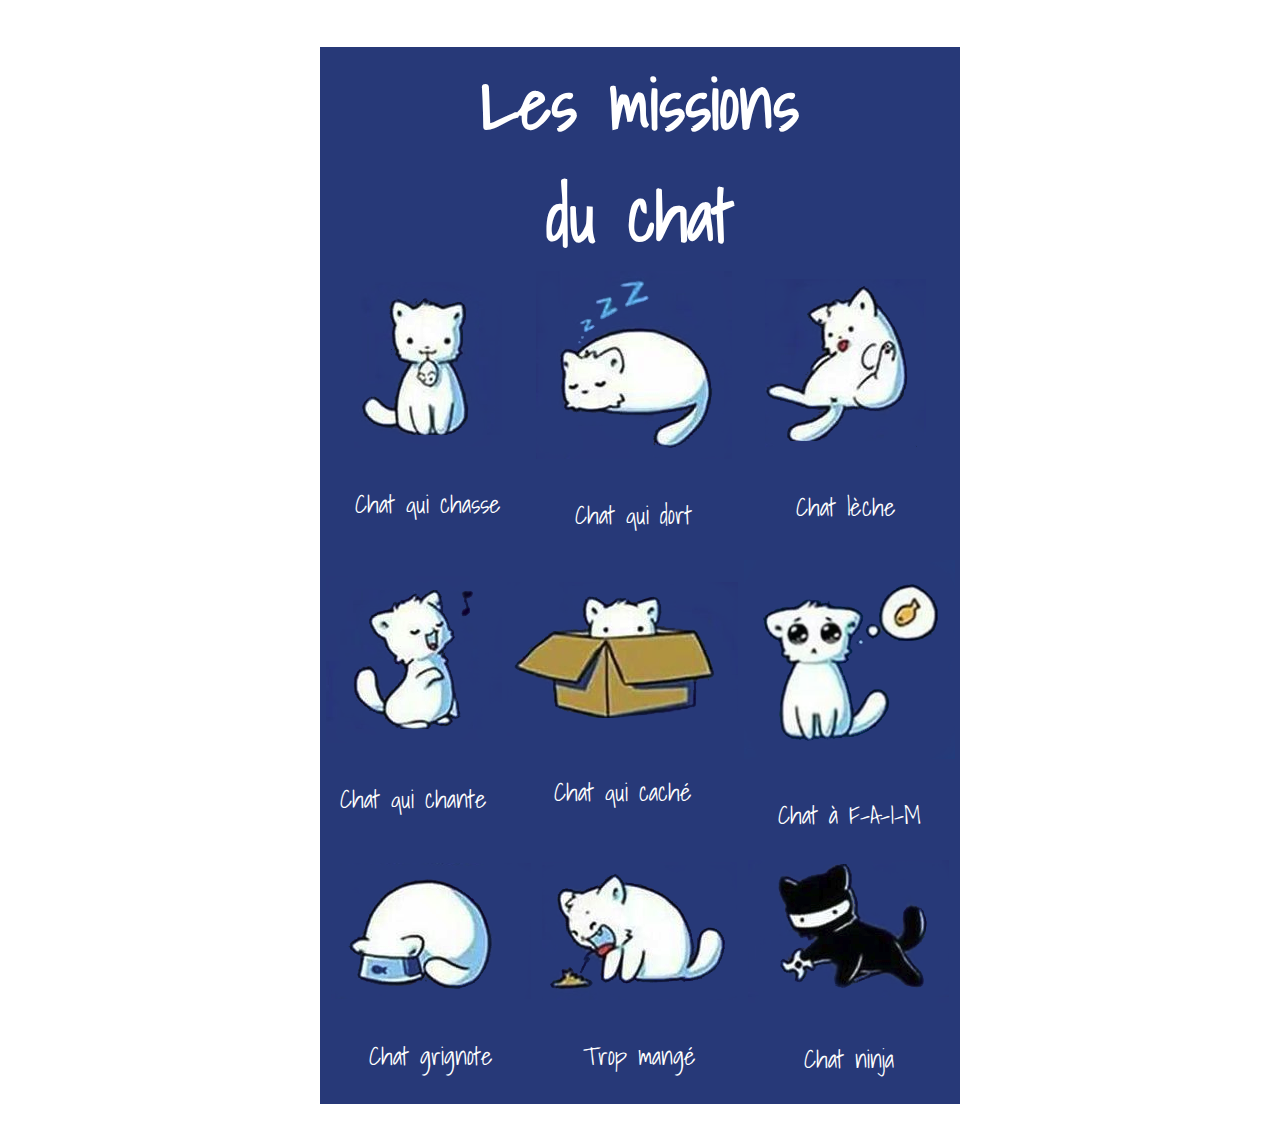
<file: tp05_Alix/index.html>
<!DOCTYPE html>
<html lang='fr'>

<head>
    <meta charset='utf-8'>
    <meta name='viewport' content='width=device=width, initial=scale=1.0'>
    <meta http-equiv='X-UA-compatible' content='IE=edge'>
    <meta name='description' content=''>
    <meta name='author' content='Alix'>
    <meta name='keywords' content=' flex box, html, css'>
    <title>les missions des chat</title>
    <link rel="preconnect" href="https://fonts.googleapis.com">
    <link rel="preconnect" href="https://fonts.gstatic.com" crossorigin>
    <link href="https://fonts.googleapis.com/css2?family=Shadows+Into+Light&display=swap" rel="stylesheet">
    <link rel='stylesheet' href='css/style.css'>
</head>

<body>

    <main>
        <h1><strong> Les missions<BR>du chat</strong></h1>
        <div id=blocTop>
            <div class=bloc1><img src="img/chat01.PNG" alt="chat qui chasse">
                <p>Chat qui chasse</p>
            </div>
            <div class=bloc1><img src="img/chat02.PNG" alt="chat qui dort">
                <p>Chat qui dort</p>
            </div>
            <div class=bloc1><img src="img/chat03.PNG" alt="chat lèche">
                <p>Chat lèche</p>
            </div>
        </div>
        <div id=blocMid>
            <div class=bloc1><img src="img/chat04.PNG" alt="chat qui chante">
                <p>Chat qui chante</p>
            </div>
            <div class=bloc1><img src="img/chta05.PNG" alt="chat caché">
                <p>Chat qui caché</p>
            </div>
            <div class=bloc1><img src="img/chat06.PNG" alt="chat à F-A-I-M">
                <p>Chat à F-A-I-M</p>
            </div>
        </div>
        <div id=blocBot>
            <div class=bloc1><img src="img/chat07.PNG" alt="Chat grignote">
                <p>            Chat grignote</p>
            </div>
            <div class=bloc1><img src="img/chat08.PNG" alt="trop manger">
                <p>Trop mangé</p>
            </div>
            <div class=bloc1><img src="img/chat09.PNG" alt="chat ninja">
                <p>Chat ninja</p>
            </div>
        </div>
    </main>



</body>

</html>
</file>
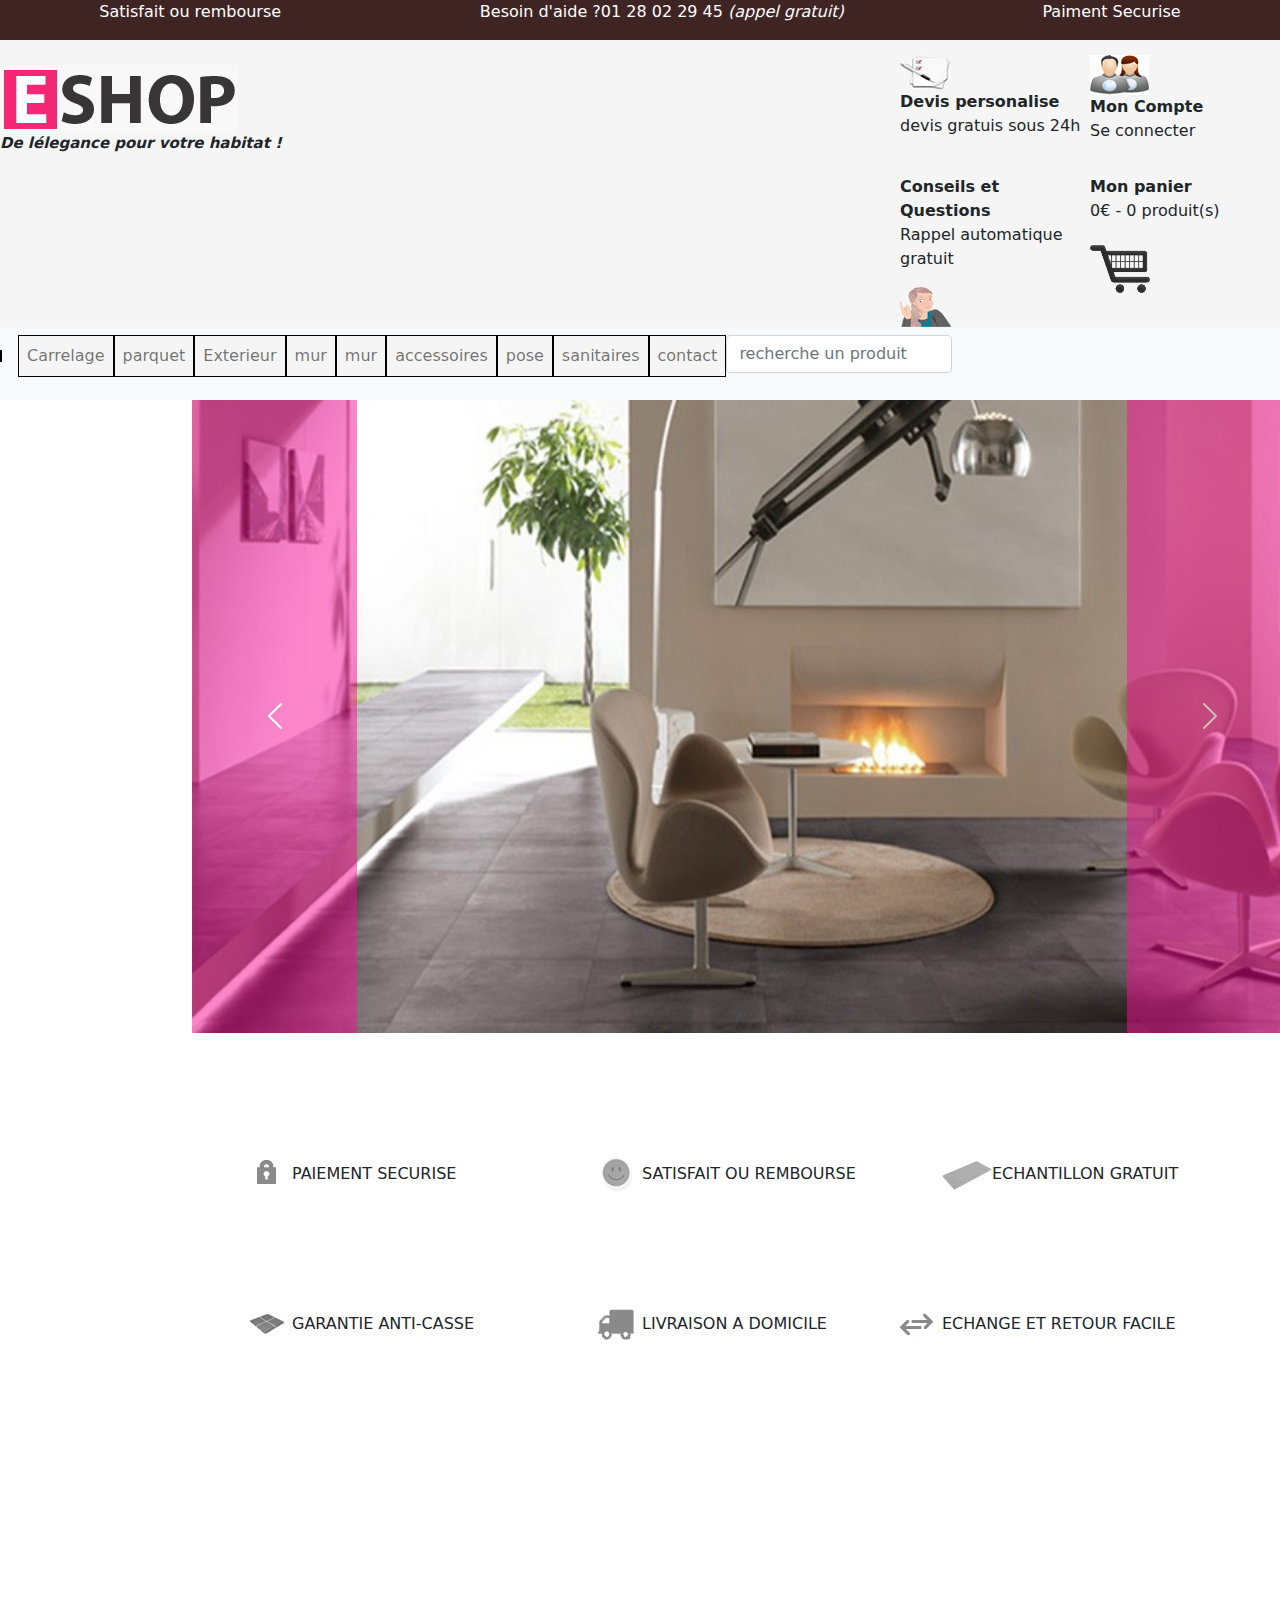
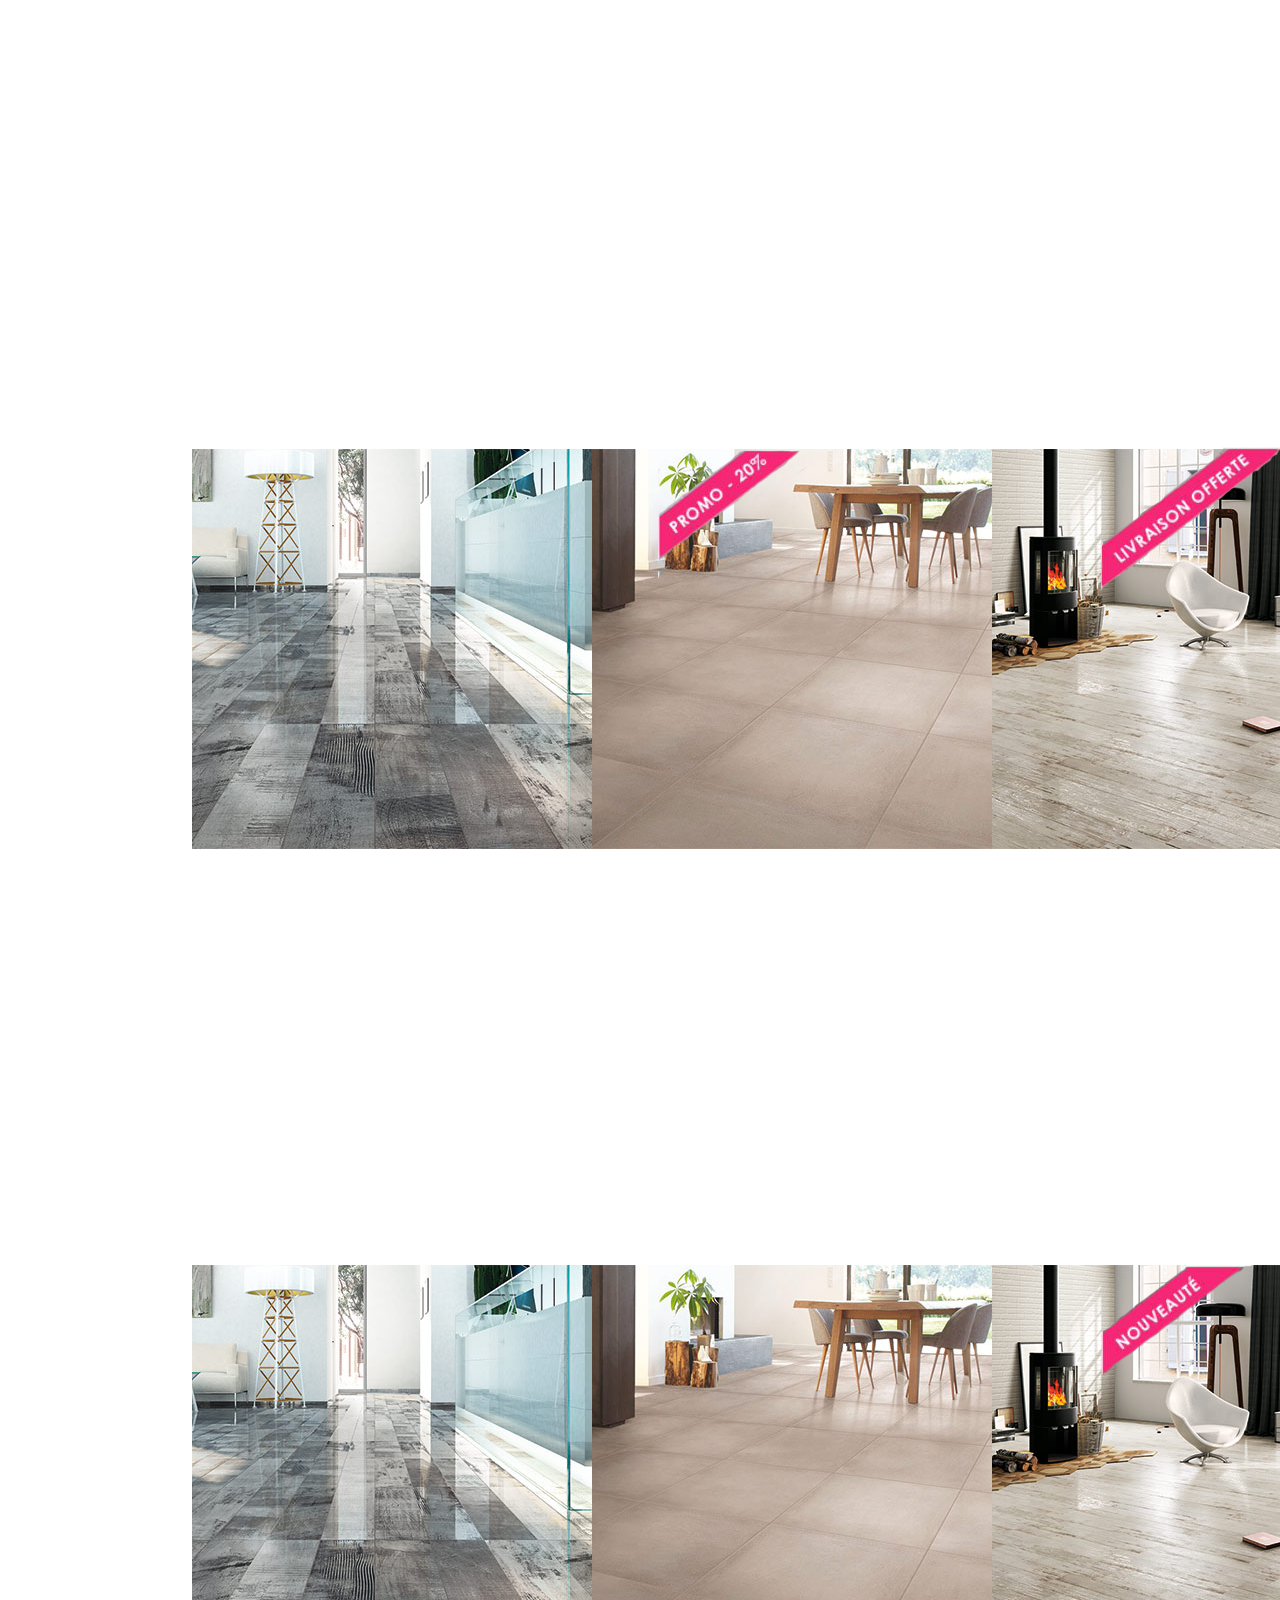
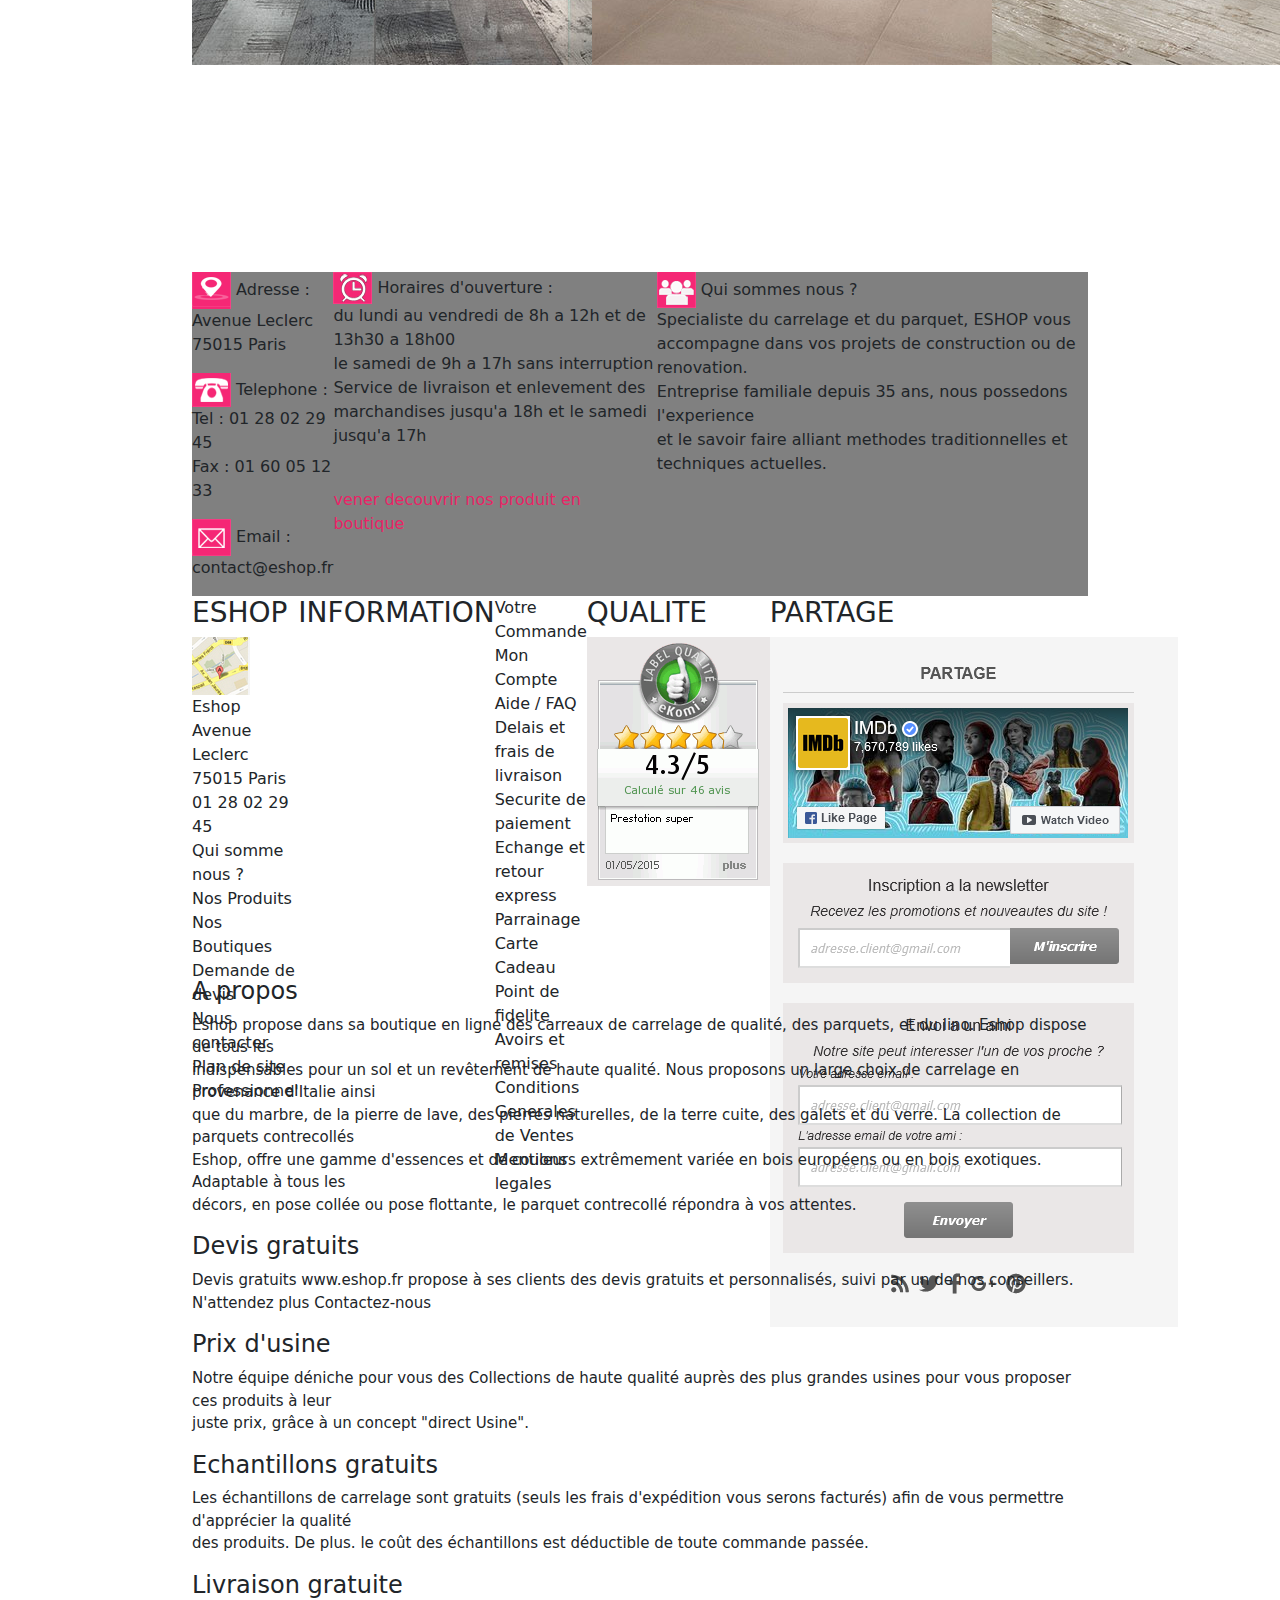
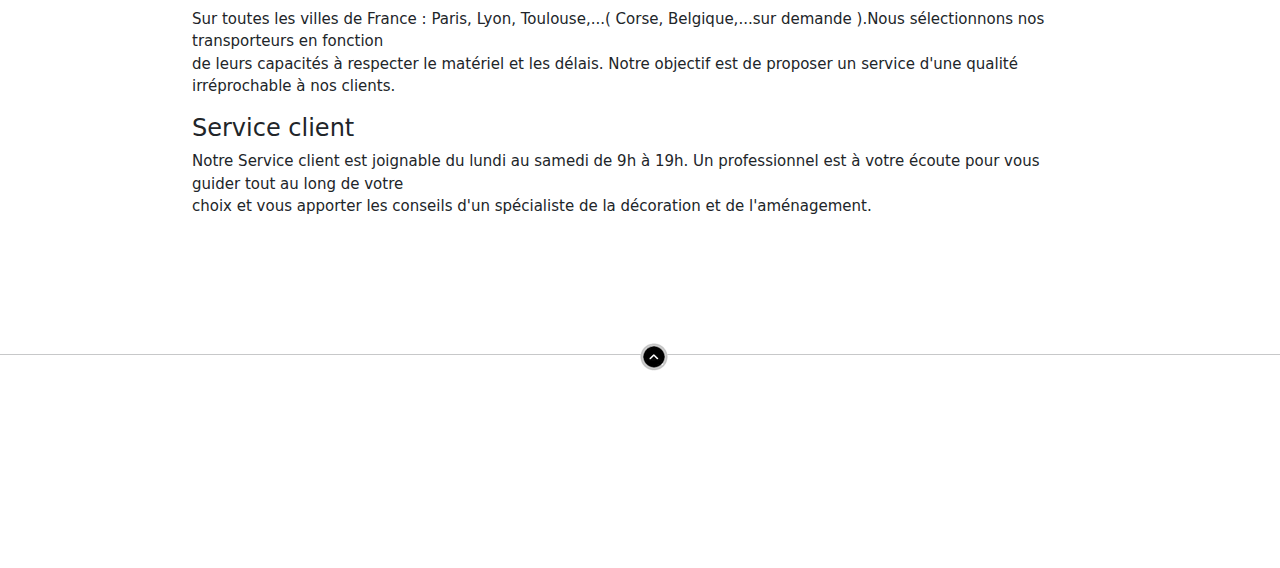
<file: tp4 Alix/index.html>
<!DOCTYPE html>
<html lang='fr'>

<head>
    <meta charset='utf-8'>
    <meta name='viewport' content='width=device=width, initial=scale=1.0'>
    <meta http-equiv='X-UA-compatible' content='IE=edge'>
    <meta name='description' content=''>
    <meta name='author' content='Alix'>
    <meta name='keywords' content=', , , , mot 1, mot 2, mot 3'>
    <title>ESHOP</title>
    <link rel="stylesheet" href="https://cdnjs.cloudflare.com/ajax/libs/font-awesome/6.0.0-beta3/css/all.min.css"
        integrity="sha512-Fo3rlrZj/k7ujTnHg4CGR2D7kSs0v4LLanw2qksYuRlEzO+tcaEPQogQ0KaoGN26/zrn20ImR1DfuLWnOo7aBA=="
        crossorigin="anonymous" referrerpolicy="no-referrer" />
    <link href="bootstrap-5.1.3-dist/css/bootstrap.css" rel="stylesheet">
    <link rel='stylesheet' href='css/style.css'>
</head>

<body>
    <div class="barre">
        <div class="texteBarre">
            <p>Satisfait ou rembourse</p>
        </div>
        <div class="texteBarre">
            <p>Besoin d'aide ?<i class="fas fa-phone"></i>01 28 02 29 45 <em>(appel gratuit)</em></p>
        </div>
        <div class="texteBarre">
            <p>Paiment Securise</p>
        </div>
    </div>
    <header>
        <div class="logo3">
            <img src="img/logo3.png" alt="logo">
            <h1><strong><em>De lélegance pour votre habitat !</em></strong></h1>
        </div>
        <div class=iconeHeader2><img src="img/compte1.png" alt="compte">
            <p><strong>Mon Compte</strong><br>Se connecter</p>
        </div>
        <div class=iconeHeader1><img src="img/devis.png" alt="devis">
            <p><strong>Devis personalise</strong><br>devis gratuis sous 24h</p>
        </div>
        <div class="clear"></div>

        <div class=iconeHeader4>
            <p><strong>Mon panier</strong><br>0€ - 0 produit(s)</p><img src="img/panier.png" alt="panier"
                style="width: 60px;">
        </div>
        <div class=iconeHeader3>
            <p><strong>Conseils et Questions</strong><br>Rappel automatique gratuit</p><img src="img/conseils.png"
                alt="conseil">
        </div>
        <div class="clear"></div>

    </header>
    <nav class="navbar navbar-expand-lg navbar-light bg-light">
        <a class="navbar-brand" href="#"><i class="fas fa-home"></i></a>
        <button class="navbar-toggler" type="button" data-toggle="collapse" data-target="#navbarNavAltMarkup"
            aria-controls="navbarNavAltMarkup" aria-expanded="false" aria-label="Toggle navigation">
            <span class="navbar-toggler-icon"></span>
        </button>
        <div class="collapse navbar-collapse" id="navbarNavAltMarkup">
            <div class="navbar-nav">
                <a class="nav-item nav-link" href="#">Carrelage</a>
                <a class="nav-item nav-link" href="#">parquet</a>
                <a class="nav-item nav-link" href="#">Exterieur</a>
                <a class="nav-item nav-link" href="#">mur</a>
                <a class="nav-item nav-link" href="#">mur</a>
                <a class="nav-item nav-link" href="#">accessoires</a>
                <a class="nav-item nav-link" href="#">pose</a>
                <a class="nav-item nav-link" href="#">sanitaires</a>
                <a class="nav-item nav-link" href="#">contact</a>
                <form class="form-inline">
                    <input class="form-control mr-sm-2" type="search" placeholder="recherche un produit"
                        aria-label="Search">
                </form>
            </div>
        </div>
    </nav>
    <main>
        <div id="carouselExampleControls" class="carousel slide" data-bs-ride="carousel"
            style="width: 1100px; min-height: auto;">
            <div class="carousel-inner">
                <div class="carousel-item active">
                    <img src="img/slider1.jpg" class="d-block w-100" alt="slider 1">
                </div>
                <div class="carousel-item">
                    <img src="img/slider2.jpg" class="d-block w-100" alt="slider2">
                </div>
                <div class="carousel-item">
                    <img src="img/slider3.jpg" class="d-block w-100" alt="slider3">
                </div>
            </div>
            <button class="carousel-control-prev" type="button" data-bs-target="#carouselExampleControls"
                data-bs-slide="prev" style="background-color: rgb(247, 15, 150);">
                <span class="carousel-control-prev-icon" aria-hidden="true"></span>
                <span class="visually-hidden">Previous</span>
            </button>
            <button class="carousel-control-next" type="button" data-bs-target="#carouselExampleControls"
                data-bs-slide="next" style="background-color: rgb(247, 15, 150);">
                <span class="carousel-control-next-icon" aria-hidden="true"></span>
                <span class="visually-hidden">Next</span>
            </button>
        </div>
        <section>
            <div class="voirCarrlage">
                <img src="img/carrelage3.jpg" alt="carlage" style="width: 280px;">
                <h2>voir les Carrlages</h2>
            </div>

            <div class="voirparquet">
                <img src="img/carrelage13.jpg" alt="parquet" style="width: 280px;">
                <h2>voir les Parquets</h2>
            </div>

            <div class="iconPayment">
                <img src="img/icons_centre_de_la_page/eur.png" alt="euro" style="width: 80px;">FACILITE DE PAIEMENT 3X
                SANS FRAIS DES XXX €
            </div>


            <div id="iconCentre">
                <div class="Haut1"><img src="img/icons_centre_de_la_page/cadena.png" alt="cadena">PAIEMENT SECURISE
                </div>
                <div class="Haut2"><img src="img/icons_centre_de_la_page/smile.png" alt="smile">SATISFAIT OU REMBOURSE
                </div>
                <div class="Haut3"><img src="img/icons_centre_de_la_page/echantillon.png" alt="echantillon">ECHANTILLON
                    GRATUIT</div>

                <div class="bas1"><img src="img/icons_centre_de_la_page/anticasse.png" alt="anticasse">GARANTIE
                    ANTI-CASSE</div>
                <div class="bas2"><img src="img/icons_centre_de_la_page/camion.png" alt="camion">LIVRAISON A DOMICILE
                </div>
                <div class="bas3"><img src="img/icons_centre_de_la_page/echange2.png" alt="echange">ECHANGE ET RETOUR
                    FACILE</div>

            </div>
        </section>
        <section id="produit">
            <div class="produitHaut"><img src="img/carrelage12.jpg" alt="parquet n°12"></div>
            <div class="produitHaut"><img src="img/carrelage2.jpg" alt="parquet n°2"></div>
            <div class="produitHaut"><img src="img/carrelage11.jpg" alt="parquet n°11"></div>
        </section>
        <div class="promo"><img src="img/promo.png" alt="promo"></div>
        <div class="livraison"><img src="img/livraison.png" alt="livraison"></div>

        <section id="produit">
            <div class="produitBas"><img src="img/carrelage12.jpg" alt="parquet n°12"></div>
            <div class="produitBas"><img src="img/carrelage2.jpg" alt="parquet n°2"></div>
            <div class="produitBas"><img src="img/carrelage11.jpg" alt="parquet n°11"></div>
        </section>
        <div class="nouveau"><img src="img/nouveauté.png" alt="nouveauté"></div>


        <section id="iconBas">
            <div class="top">
                <p>
                    <img src="img/gps.png" alt="localisation">
                    Adresse :
                    <br>
                    Avenue Leclerc
                    <br>
                    75015 Paris
                </p>
                <p>
                    <img src="img/tel.png" alt="telephone">
                    Telephone :
                    <br>
                    Tel : 01 28 02 29 45
                    <br>
                    Fax : 01 60 05 12 33
                </p>
                <p>
                    <img src="img/spritesenvlope.png" alt="envlope">
                    Email :
                    <br>
                    contact@eshop.fr
                </p>
            </div>

            <div class="mid">
                <p>
                    <img src="img/spritereveilpng.png" alt="reveil">
                    Horaires d'ouverture :
                    <br>
                    du lundi au vendredi de 8h a 12h et de 13h30 a 18h00
                    <br>
                    le samedi de 9h a 17h sans interruption
                    <br>
                    Service de livraison et enlevement des
                    <br>
                    marchandises jusqu'a 18h et le samedi jusqu'a 17h
                </p>
                <p style="color: rgb(233, 36, 102);">
                    <br>
                    vener decouvrir nos produit en boutique
                </p>
            </div>

            <div class="bot">
                <p>
                    <img src="img/spritesocial.png" alt="social">
                    Qui sommes nous ?
                    <br>
                    Specialiste du carrelage et du parquet, ESHOP vous
                    <br>
                    accompagne dans vos projets de construction ou de
                    <br>
                    renovation.
                    <br>
                    Entreprise familiale depuis 35 ans, nous possedons l'experience
                    <br>
                    et le savoir faire alliant methodes traditionnelles et techniques actuelles.

                </p>
            </div>
        </section>

        <section id="finPage">
            <div class="ESHOP">
                <h3>ESHOP</h3>
                <img src="img/map.png" alt="plan">
                <p>
                    Eshop <br>
                    Avenue Leclerc <br>
                    75015 Paris <br>
                    01 28 02 29 45 <br>
                    Qui somme nous ? <br>
                    Nos Produits <br>
                    Nos Boutiques <br>
                    Demande de devis <br>
                    Nous contacter <br>
                    Plan de site <br>
                    Professionnel <br>
                </p>
            </div>

            <div class="information"></div>

            <h3>INFORMATION</h3>
            <p>
                Votre Commande <br>
                Mon Compte <br>
                Aide / FAQ <br>
                Delais et frais de livraison <br>
                Securite de paiement <br>
                Echange et retour express <br>
                Parrainage <br>
                Carte Cadeau <br>
                Point de fidelite <br>
                Avoirs et remises <br>
                Conditions Generales de Ventes <br>
                Mentions legales <br>
            </p>

            <div class="qualité">
                <h3>QUALITE</h3>
                <img src="img/qualite.png" alt="qualité">
            </div>

            <div class="partage">
                <h3>PARTAGE</h3>
                <img src="img/cheat code.png" alt="je savais pas comment faire la box ou pour etre precis la fleme">
            </div>

        </section>

        <div id="textFinal">
            <h4>A propos</h4>
            <p>
                Eshop propose dans sa boutique en ligne des carreaux de carrelage de qualité, des parquets, et du lino.
                Eshop dispose de tous les <br> indispensables pour un sol et un revêtement de haute qualité. Nous proposons
                un large choix de carrelage en provenance d'Italie ainsi <br> que du marbre, de la pierre de lave, des
                pierres naturelles, de la terre cuite, des galets et du verre. La collection de parquets contrecollés <br>
                Eshop, offre une gamme d'essences et de couleurs extrêmement variée en bois européens ou en bois
                exotiques. Adaptable à tous les <br> décors, en pose collée ou pose flottante, le parquet contrecollé
                répondra à vos attentes.
            </p>
            <h4>Devis gratuits</h4>
            <p>
                Devis gratuits www.eshop.fr propose à ses clients des devis gratuits et personnalisés, suivi par un de
                nos conseillers. <br> N'attendez plus Contactez-nous
            </p>
            <h4>Prix d'usine</h4>
            <p>
                Notre équipe déniche pour vous des Collections de haute qualité auprès des plus grandes usines pour vous
                proposer ces produits à leur <br> juste prix, grâce à un concept "direct Usine".

            </p>
            <h4>Echantillons gratuits</h4>
            <p>
                Les échantillons de carrelage sont gratuits (seuls les frais d'expédition vous serons facturés) afin de
                vous permettre d'apprécier la qualité <br> des produits. De plus. le coût des échantillons est déductible de
                toute commande passée.
            </p>
            <h4>Livraison gratuite</h4>
            <p>
                Sur toutes les villes de France : Paris, Lyon, Toulouse,...( Corse, Belgique,...sur demande ).Nous
                sélectionnons nos transporteurs en fonction <br> de leurs capacités à respecter le matériel et les délais.
                Notre objectif est de proposer un service d'une qualité irréprochable à nos clients.
            </p>
            <h4>Service client</h4>
            <p>
                Notre Service client est joignable du lundi au samedi de 9h à 19h. Un professionnel est à votre écoute
                pour vous guider tout au long de votre <br> choix et vous apporter les conseils d'un spécialiste de la
                décoration et de l'aménagement.
            </p>
        </div>
    </main>
    <footer>
        <hr>
        <div class="ancre"><img src="img/ancre.png" alt="ancre"></div>
    </footer>
    <script src="bootstrap-5.1.3-dist/js/bootstrap.bundle.min.js"></script>
</body>

</html>
</file>
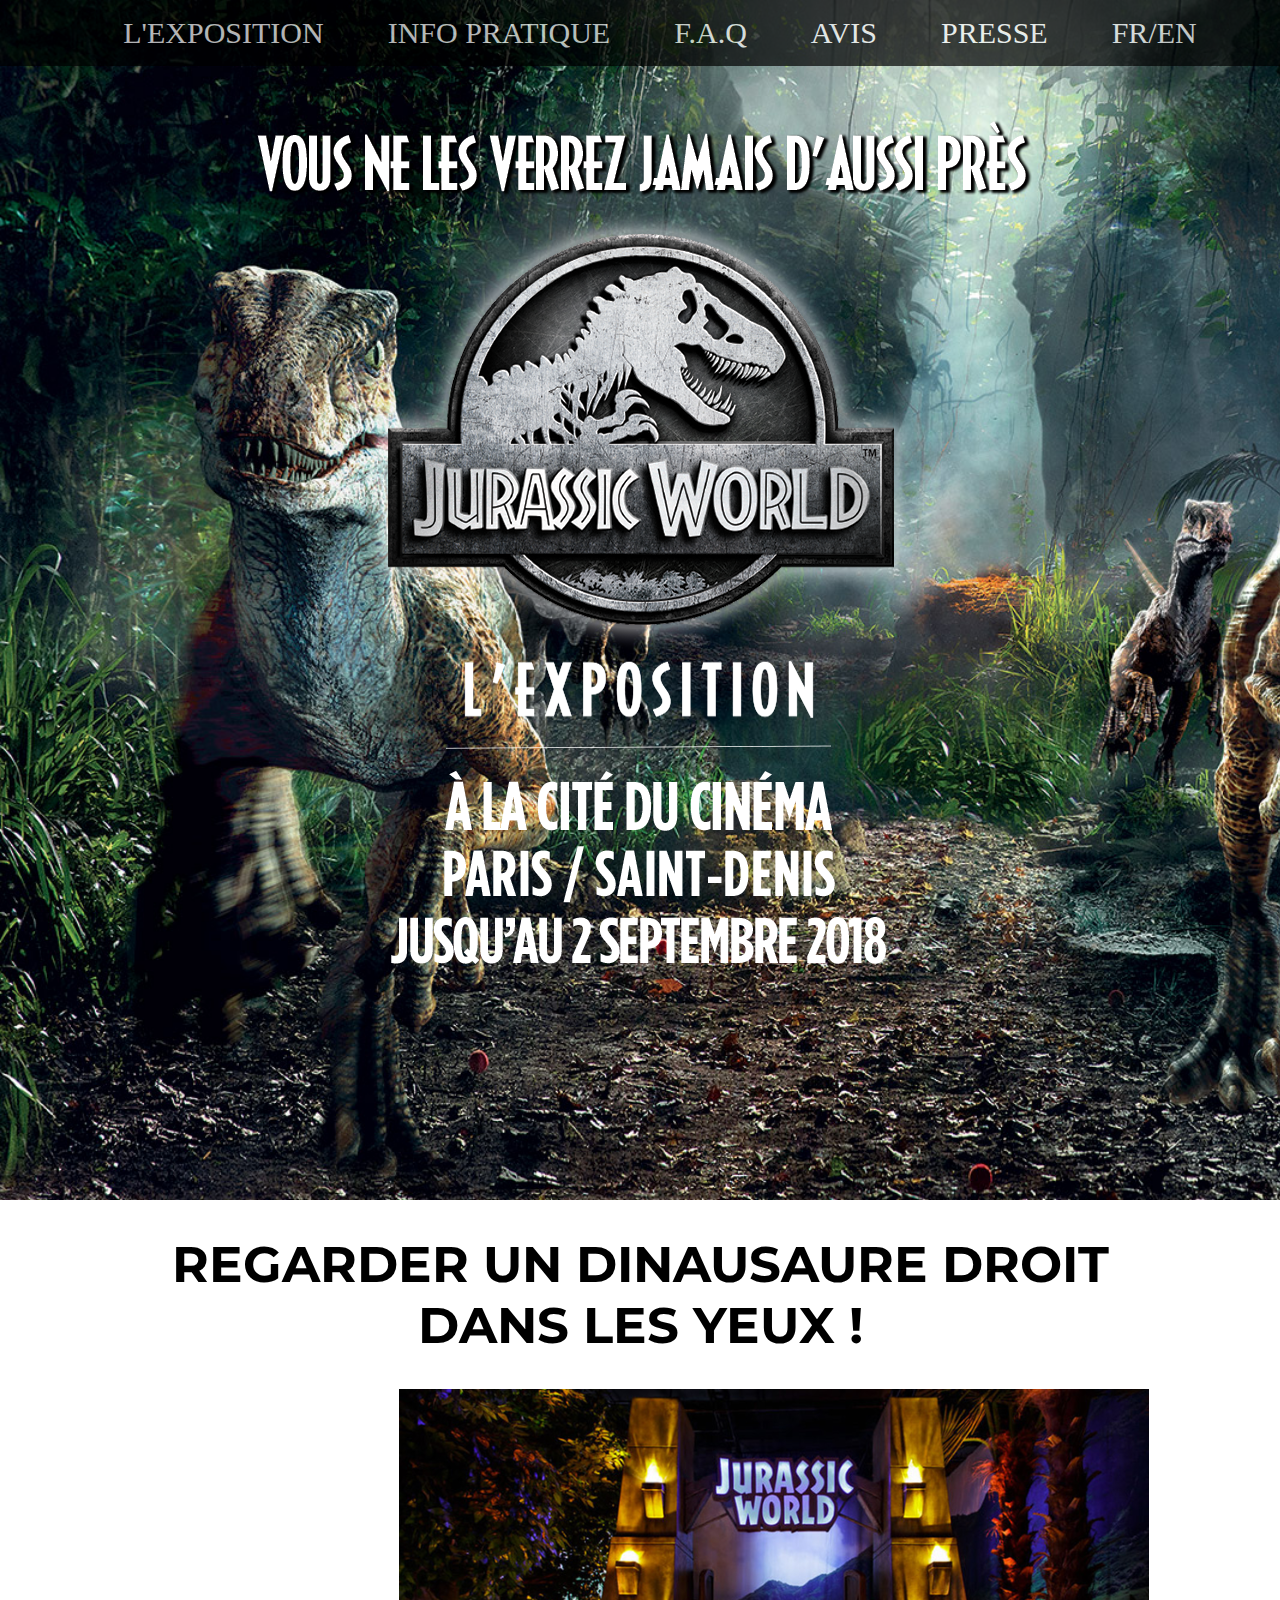
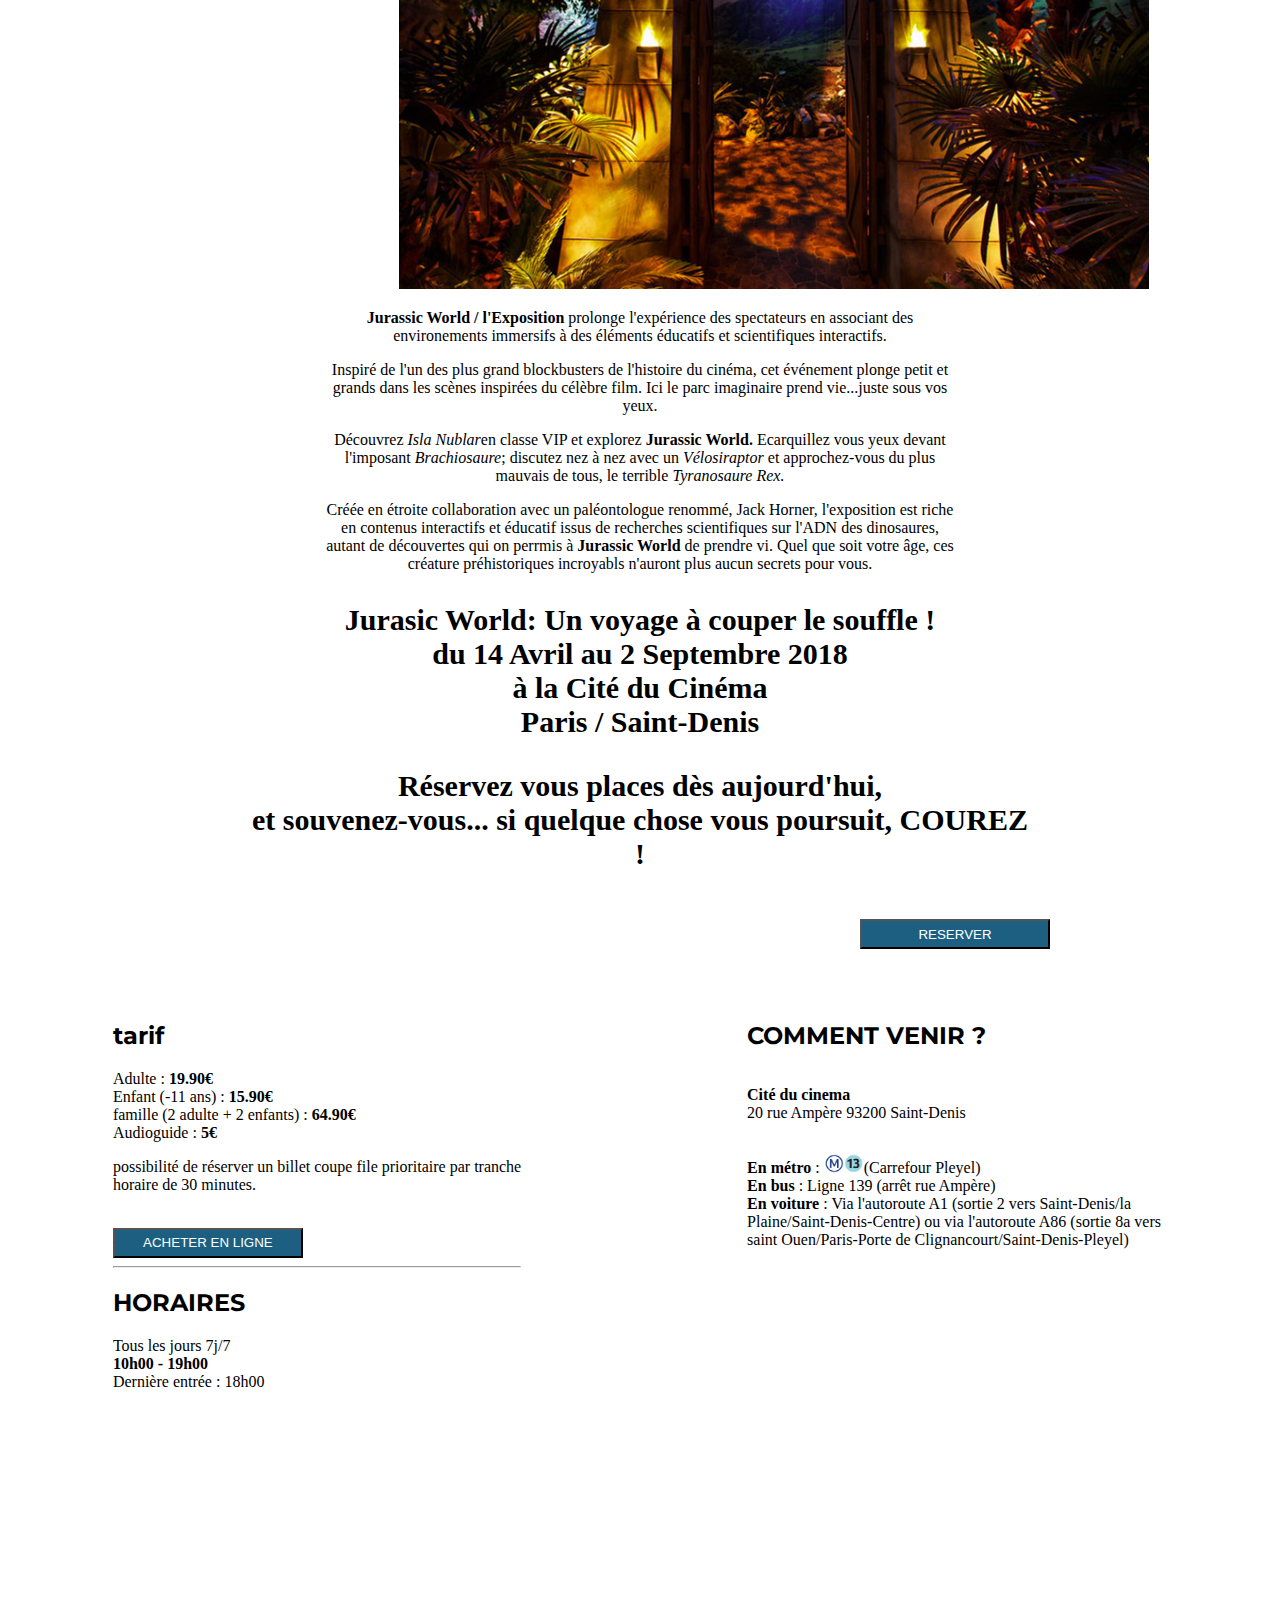
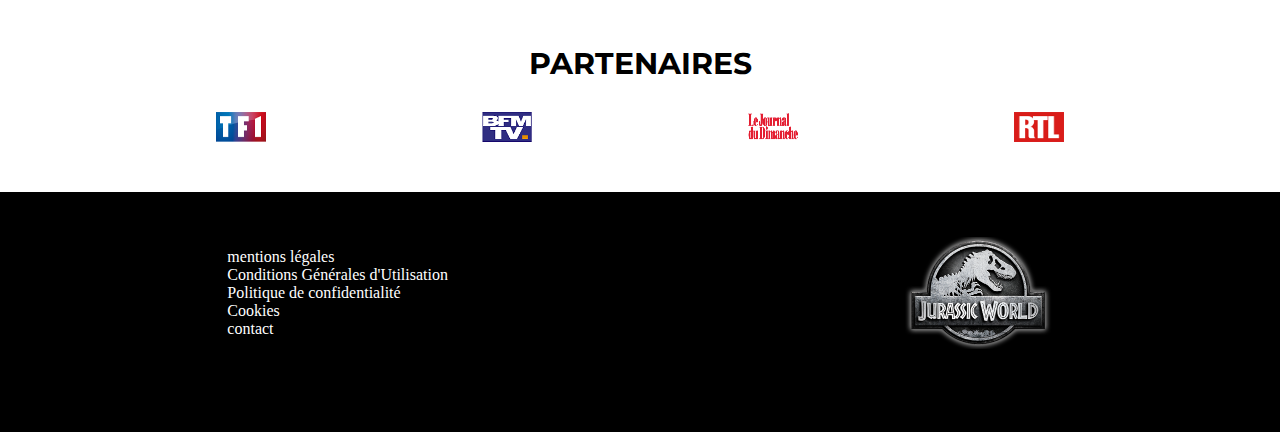
<file: TP_06_Alix/index.html>
<!DOCTYPE html>
<html lang='fr'>

<head>
    <meta charset='utf-8'>
    <meta name='viewport' content='width=device=width, initial=scale=1.0'>
    <meta http-equiv='X-UA-compatible' content='IE=edge'>
    <meta name='description' content=''>
    <meta name='author' content='Alix'>
    <meta name='keywords' content='html,css'>
    <title>Jurasic World</title>
    <link rel="stylesheet" href="https://cdnjs.cloudflare.com/ajax/libs/font-awesome/6.0.0-beta3/css/all.min.css"
        integrity="sha512-Fo3rlrZj/k7ujTnHg4CGR2D7kSs0v4LLanw2qksYuRlEzO+tcaEPQogQ0KaoGN26/zrn20ImR1DfuLWnOo7aBA=="
        crossorigin="anonymous" referrerpolicy="no-referrer" />
    <link rel='stylesheet' href='css/style.css'>
</head>

<body>
    <header><!--debut de la section Nav et du header-->
        <nav>
            <ul>
                <li><a href="#">l'exposition</a></li>
                <li><a href="#">Info pratique</a></li>
                <li><a href="#">F.A.Q</a></li>
                <li><a href="#">Avis</a></li>
                <li><a href="#">presse</a></li>
                <li><a href="#">FR/EN</a></li>
            </ul>
            <button class="btn btn-outline">
                <i class="fas fa-ticket-alt"></i>Billeterie
            </button>
        </nav>
        <div class="logo">
            <img src="../TP_06_Alix/img/logo.png" alt="logo jurasic world">
        </div>
        
        <div class="climatise"><img src="../TP_06_Alix/img/climatise.png" alt="info clim"></div>
    </header>
    <!--fin de la baniere et du header-->

    <main>
        <!--debut de la section entrer-->
        <section>
        
            <h1>Regarder un dinausaure droit <br> dans les yeux !</h1>

            
            <div class="entrer">
                <a href="#"> <img src="../TP_06_Alix/img/entree.png" alt="entrer du parc"> 
                    <span>Petite legende bonus mais j'ai aucune foutue idée de ce que je peut ecrire en legende ^^</span>
                </a>
            </div>

            <div class="txtDescription">
                <p>
                    <strong>Jurassic World / l'Exposition</strong> prolonge l'expérience des spectateurs en associant
                    des
                    <br>
                    environements immersifs à des éléments éducatifs et scientifiques interactifs.
                </p>

                <p>
                    Inspiré de l'un des plus grand blockbusters de l'histoire du cinéma, cet événement plonge petit et
                    <br>
                    grands dans les scènes inspirées du célèbre film. Ici le parc imaginaire prend vie...juste sous vos
                    <br>
                    yeux.
                </p>

                <p>
                    Découvrez <em>Isla Nublar</em>en classe VIP et explorez <strong>Jurassic World.</strong> Ecarquillez
                    vous yeux devant <br>
                    l'imposant <em>Brachiosaure</em>; discutez nez à nez avec un <em>Vélosiraptor</em> et approchez-vous
                    du plus <br>
                    mauvais de tous, le terrible <em>Tyranosaure Rex.</em>
                </p>

                <p>
                    Créée en étroite collaboration avec un paléontologue renommé, Jack Horner, l'exposition est riche
                    <br>
                    en contenus interactifs et éducatif issus de recherches scientifiques sur l'ADN des dinosaures, <br>
                    autant de découvertes qui on perrmis à <strong>Jurassic World</strong> de prendre vi. Quel que soit
                    votre âge, ces <br>
                    créature préhistoriques incroyabls n'auront plus aucun secrets pour vous.
                </p>
            </div>

            <div class="Reserve">
                <p>
                    Jurasic World: Un voyage à couper le souffle ! <br>
                    du 14 Avril au 2 Septembre 2018 <br>
                    à la Cité du Cinéma <br>
                    Paris / Saint-Denis
                </p>

                <p>
                    Réservez vous places dès aujourd'hui, <br>
                    et souvenez-vous... si quelque chose vous poursuit, <strong>COUREZ</strong> <br> !
                </p>
            </div>

            <div class="btnReserve">

                <button class="btn btn-outline" type="submit">RESERVER</button>

            </div>


        </section>

        <!--fin de la section entrer-->
        <!--debut de la section info-->

        <section>
            <div class="info">
                <div class="tarifHoraire">

                    <div class="tarif">
                        <h2><i class="far fa-credit-card"></i> tarif</h2>
                        <p>
                            Adulte : <strong>19.90€</strong><br>
                            Enfant (-11 ans) : <strong>15.90€</strong><br>
                            famille (2 adulte + 2 enfants) : <strong>64.90€</strong><br>
                            Audioguide : <strong>5€</strong>
                        </p>

                        <p>
                            possibilité de réserver un billet coupe file prioritaire par tranche <br>
                            horaire de 30 minutes.
                        </p>
                        <button class="btn btn-outline" type="submit">ACHETER EN
                            LIGNE</button>
                    </div>

                    br

                    <div class="horaire">
                        <hr>
                        <h2><i class="far fa-clock"></i> HORAIRES</h2>

                        <p>
                            Tous les jours 7j/7 <br>
                            <strong>10h00 - 19h00</strong><br>
                            Dernière entrée : 18h00
                        </p>
                    </div>

                </div>

                <div class="plan">
                    <h2><i class="fas fa-bus-alt"></i> COMMENT VENIR ?</h2>

                    <p>
                        <strong>Cité du cinema</strong> <br>
                        20 rue Ampère
                        93200 Saint-Denis
                    </p>

                    <p>
                        <strong>En métro</strong> : <img src="../TP_06_Alix/img/logo-metro_m13.png" alt="metro 13"
                            style="width: 40px;">(Carrefour
                        Pleyel) <br>
                        <strong>En bus</strong> : Ligne 139 (arrêt rue Ampère) <br>
                        <strong>En voiture</strong> : Via l'autoroute A1 (sortie 2 vers Saint-Denis/la <br>
                        Plaine/Saint-Denis-Centre) ou via l'autoroute A86 (sortie 8a vers <br>
                        saint Ouen/Paris-Porte de Clignancourt/Saint-Denis-Pleyel)
                    </p>

                    <iframe
                        src="https://www.google.com/maps/embed?pb=!1m18!1m12!1m3!1d2621.620589601415!2d2.334343215838985!3d48.92262050413582!2m3!1f0!2f0!3f0!3m2!1i1024!2i768!4f13.1!3m3!1m2!1s0x47e66edb70296807%3A0x50acf55cb97f254b!2zQ2l0w6kgZHUgQ2luw6ltYQ!5e0!3m2!1sfr!2sfr!4v1639479020909!5m2!1sfr!2sfr"
                        width="420" height="350" style="border:0;" allowfullscreen="" loading="lazy">
                    </iframe>
                </div>
            </div>
        </section>
        <!--fin de la section info-->
        <!--debut de la section partenaire-->

        <section>
            <h3> PARTENAIRES</h3>
            <div class="partenaire">

                <img src="../TP_06_Alix/img/tf1.png" alt="logo tf1">
                <img src="../TP_06_Alix/img/bfm.png" alt="logo bfmtv">
                <img src="../TP_06_Alix/img/jdd.png" alt="logo journal du dimanche">
                <img src="../TP_06_Alix/img/rtl.png" alt="logo rtl">

            </div>
        </section>
    </main>
    <!--fin de la section partenaire et du main-->

    <footer>
        <div class="footer">
            <p>
                mentions légales <br>
                Conditions Générales d'Utilisation <br>
                Politique de confidentialité <br>
                Cookies <br>
                contact
            </p>

            <img src="../TP_06_Alix/img/logo2.png" alt="logo jusrasic world">
        </div>
    </footer>


</body>

</html>
</file>
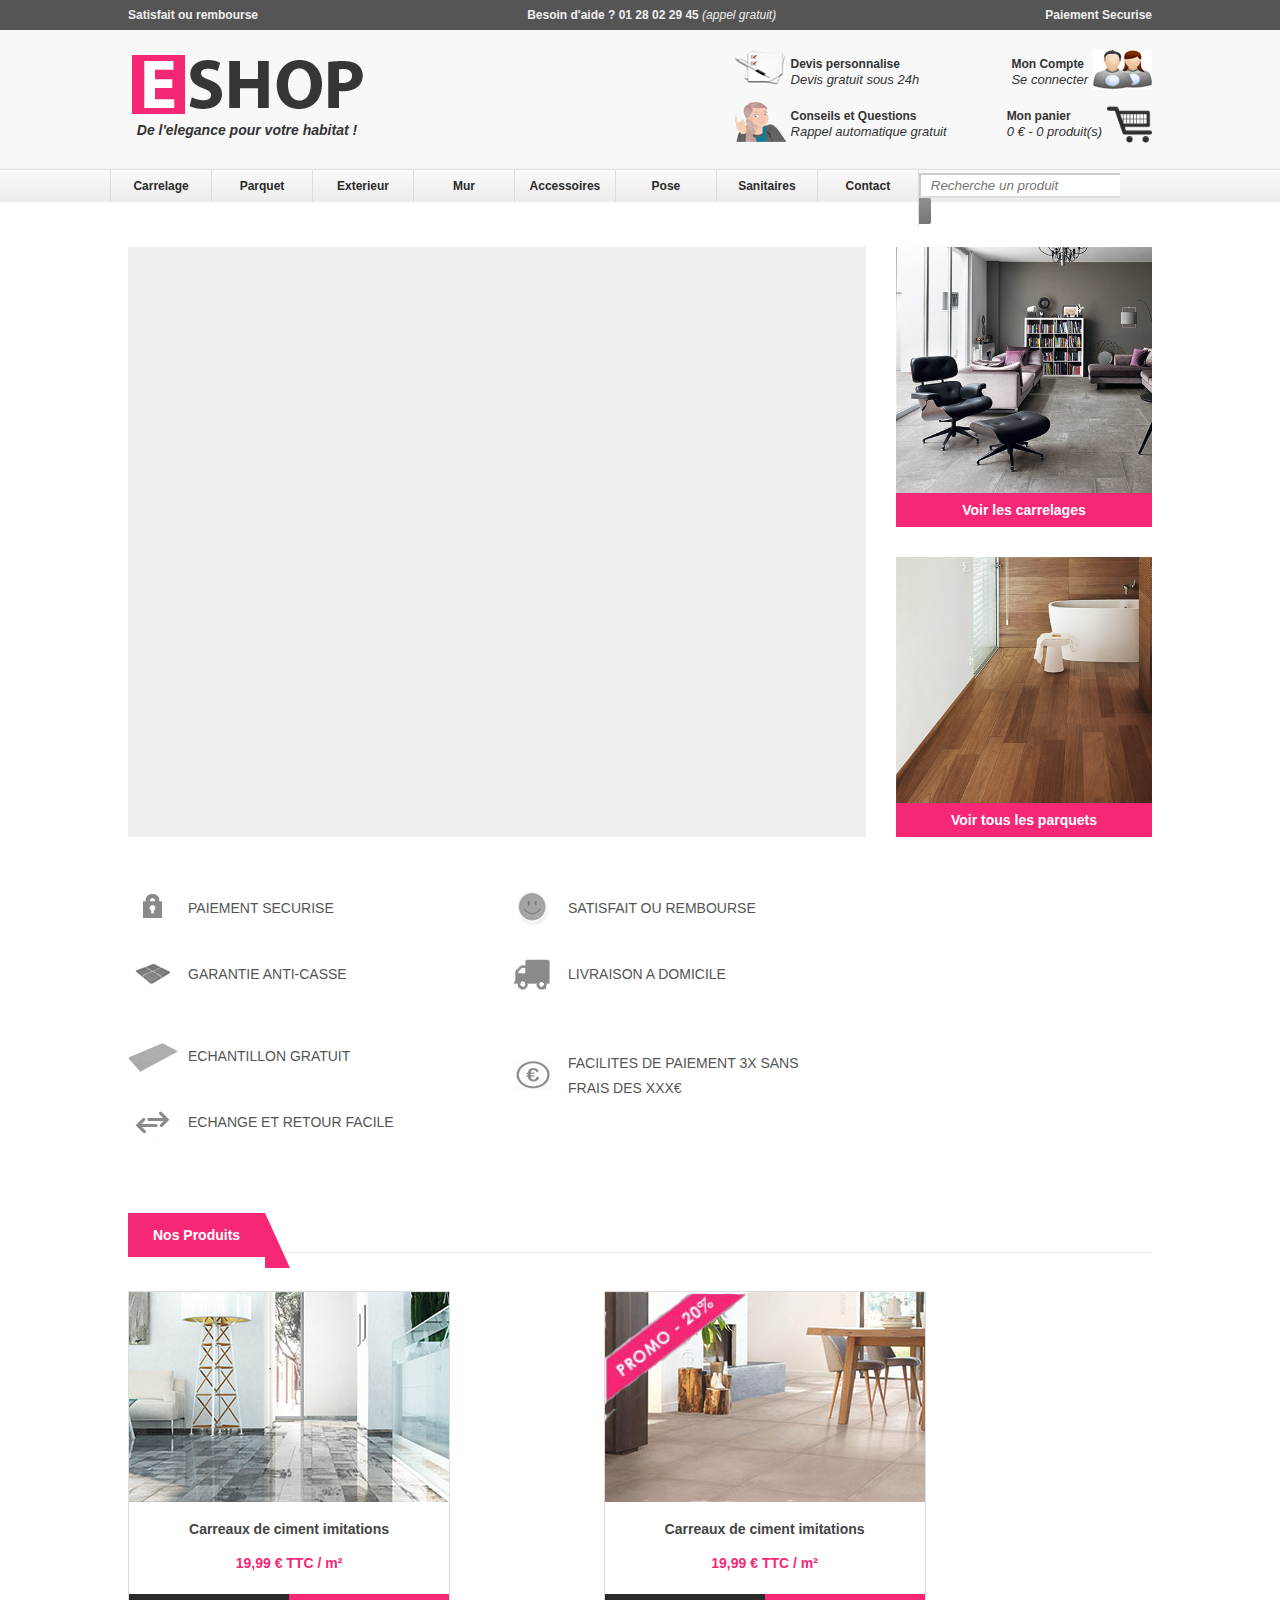
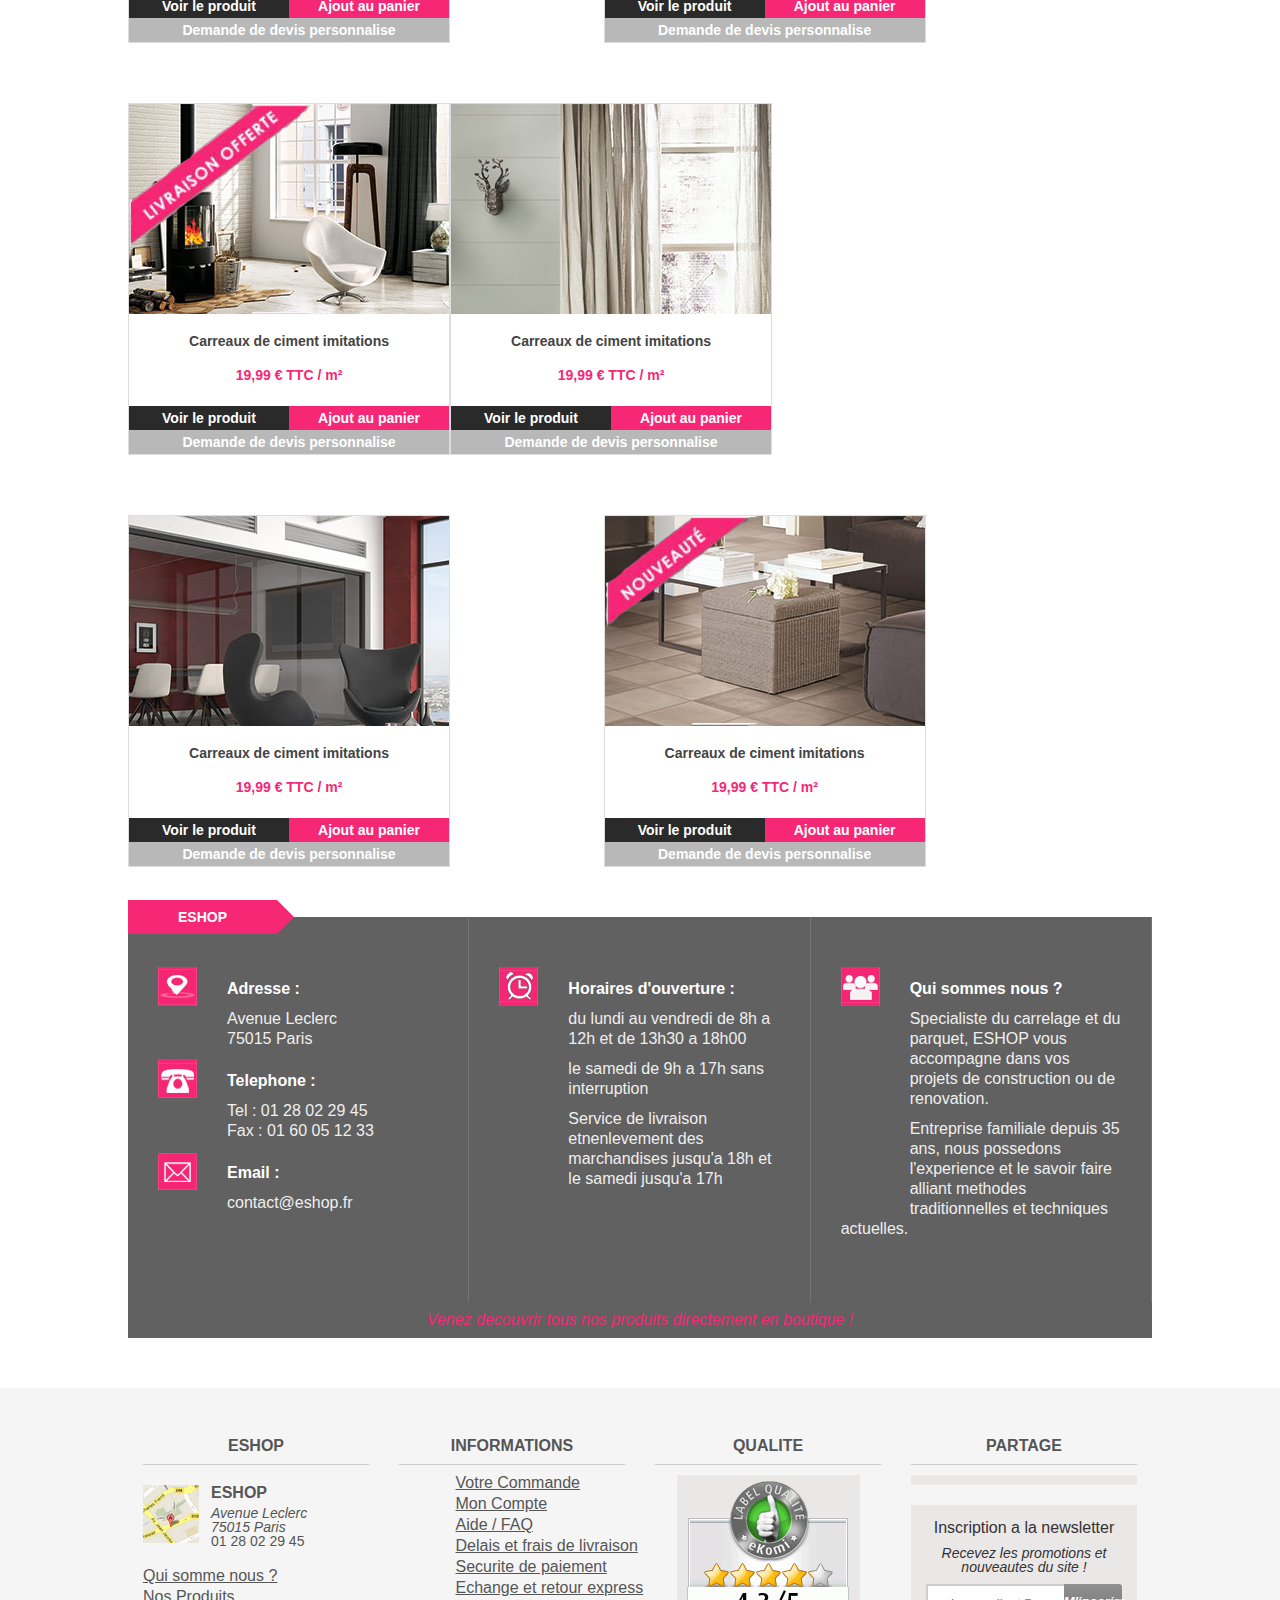
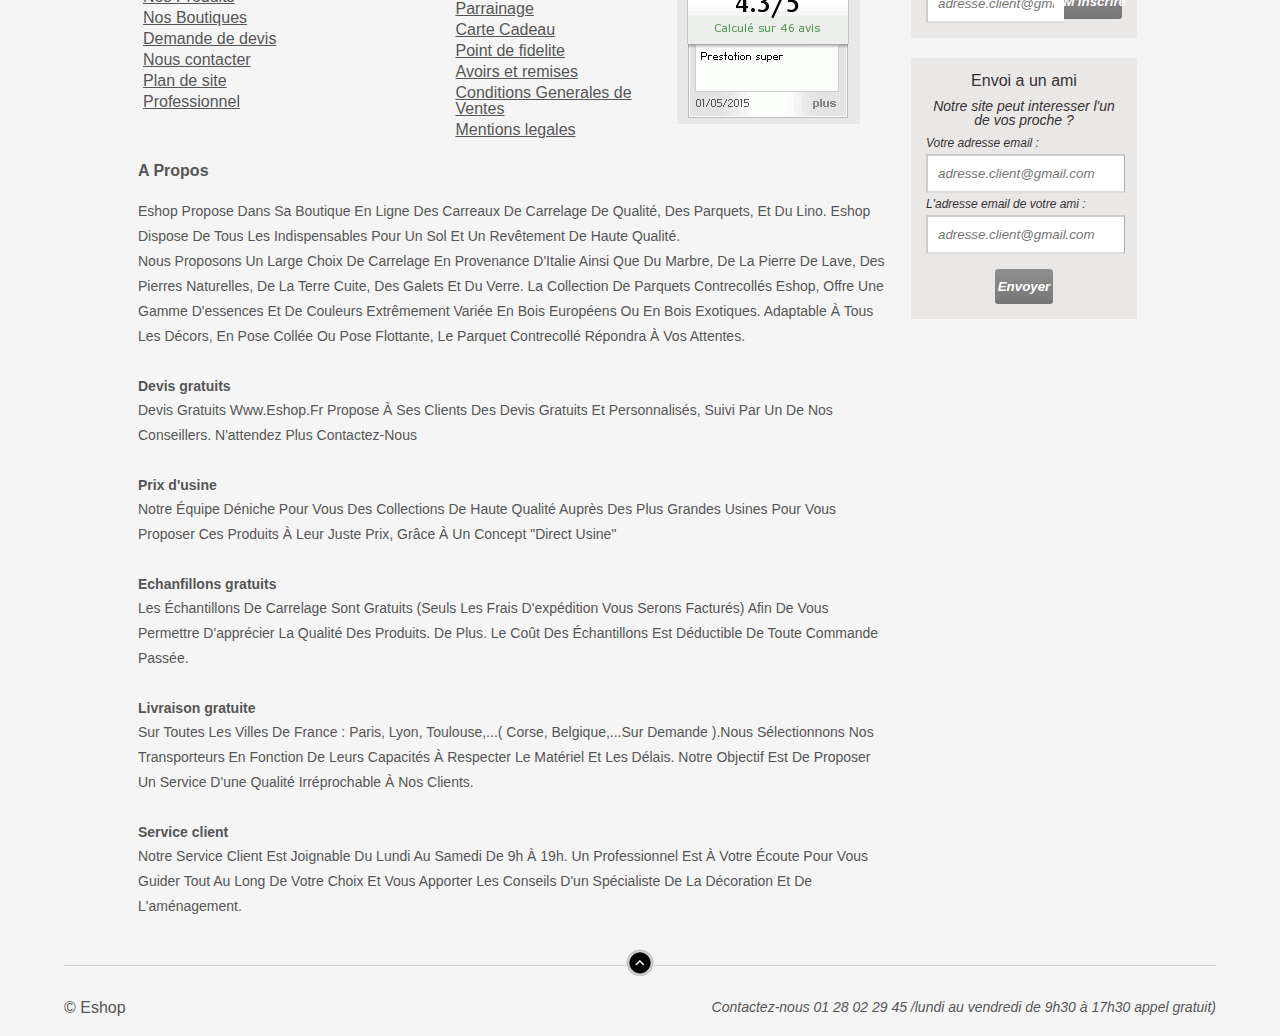
<file: tp4 Alix/TP#4_e-shop correction/index.html>
<!DOCTYPE html>
<html lang="fr">

<head>
    <meta charset="UTF-8">
    <meta name="viewport" content="width=device-width, initial-scale=1.0">
    <meta http-equiv="X-UA-Compatible" content="ie=edge">

    <!-- SEO -->
    <meta name="description" content="Integration d'un site web">
    <meta name="keywords" content="Integration,site,site web, e-shop, boutique">
    <meta name="author" content="lepoles, M. A.">
    <meta name="viewport" content="width=device-width, initial-scale=1.0">

    <!-- Reset -->
    <link rel="stylesheet" href="./css/reset.css">

    <!-- Font Awesome -->
    <link rel="stylesheet" href="https://use.fontawesome.com/releases/v5.4.2/css/all.css"
        integrity="sha384-/rXc/GQVaYpyDdyxK+ecHPVYJSN9bmVFBvjA/9eOB+pb3F2w2N6fc5qB9Ew5yIns" crossorigin="anonymous">

    <link rel="stylesheet" href="./css/my-slider.css" />

    <link rel="stylesheet" href="./css/style.css">

    <script src="./js/ism-2.2.min.js"></script>

    <!-- titre -->
    <title>E-SHOP</title>
</head>

<body>
    <div class="c" id="top">
        <header>
            <!-- Barre tout en haut -->
            <div class="top-bar">
                <p><a href="#">Satisfait ou rembourse</a></p>
                <p><a href="#">Besoin d'aide ? <i class="fa fa-phone fa-flip-horizontal"></i> 01 28 02 29 45 <em>(appel
                            gratuit)</em></a></p>
                <p><a href="#">Paiement Securise</a></p>
            </div>
            <!-- Logo et plus -->
            <div class="center">
                <a href="index.html" class="logo">
                    <img src="./img/logo3.png" alt="Logo">
                    <p><em>De l'elegance pour votre habitat !</em></p>
                </a>

                <div class="outils">
                    <div class="iconG">
                        <img src="./img/devis.png" alt="Devis">
                        <div>
                            <p class="titre"><a href="#">Devis personnalise</a></p>
                            <p class="desc"><a href="#">Devis gratuit sous 24h</a></p>
                        </div>
                    </div>
                    <div class="iconD">
                        <div>
                            <p class="titre"><a href="#">Mon Compte</a></p>
                            <p class="desc"><a href="#">Se connecter</a></p>
                        </div>
                        <img src="./img/compte1.png" alt="Mon compte">
                    </div>
                    <hr>
                    <div class="iconG">
                        <img src="./img/conseils.png" alt="Conseils">
                        <div>
                            <p class="titre"><a href="#">Conseils et Questions</a></p>
                            <p class="desc"><a href="#">Rappel automatique gratuit</a></p>
                        </div>
                    </div>
                    <div class="iconD">
                        <div>
                            <p class="titre"><a href="#">Mon panier</a></p>
                            <p class="desc"><a href="#">0 € - 0 produit(s)</a></p>
                        </div>
                        <img src="./img/panier.png" class="panier" alt="Panier">
                    </div>
                    <hr>
                </div>
            </div>
            <!-- Barre de navigation -->
            <nav>
                <ul>
                    <li><a href="index.html"><i class="fa fa-home fa-2x"></i></a></li>
                    <li><a href="#">Carrelage</a></li>
                    <li><a href="#">Parquet</a></li>
                    <li><a href="#">Exterieur</a></li>
                    <li><a href="#">Mur</a></li>
                    <li><a href="#">Accessoires</a></li>
                    <li><a href="#">Pose</a></li>
                    <li><a href="#">Sanitaires</a></li>
                    <li><a href="#">Contact</a></li>
                    <li>
                        <!-- Recherche -->
                        <form>
                            <input type="text" placeholder="Recherche un produit">
                            <button type="submit"><i class="fa fa-search"></i></button>
                        </form>
                    </li>
                </ul>
            </nav>
        </header>
        <!-- fin de header -->

        <div class="principal">
            <!-- Carousel et produits container -->
            <div class="c-container">
                <div class="carousel">
                    <div class="ism-slider" id="carousel">
                        <ol>
                            <li>
                                <img src="./img/slider1.jpg" alt="slider 1">
                                <div class="ism-caption ism-caption-0">Notre carrelage mis en scene dans la maison d'un
                                    nouveau client heureux !</div>
                            </li>
                            <li>
                                <img src="./img/slider2.jpg" alt="slider 2">
                                <div class="ism-caption ism-caption-0">Notre carrelage mis en scene dans la maison d'un
                                    nouveau client heureux !</div>
                            </li>
                            <li>
                                <img src="./img/slider2.jpg" alt="slider 3">
                                <div class="ism-caption ism-caption-0">Notre carrelage mis en scene dans la maison d'un
                                    nouveau client heureux !</div>
                            </li>
                        </ol>
                    </div>
                </div>

                <div class="c-prod st">
                    <a href="#"><span>Voir les carrelages</span></a>
                </div>
                <div class="c-prod nd">
                    <a href="#"><span>Voir tous les parquets</span></a>
                </div>
            </div>

            <!-- icons + txt -->
            <div class="d-i-container">
                <div class="doubleContainer">
                    <div class="i-container"><img src="./img/icons_centre_de_la_page/cadena.png"
                            alt="cadena"><span>Paiement
                            Securise</span></div>
                    <div class="i-container"><img src="./img/icons_centre_de_la_page/anticasse.png"
                            alt="anticasse"><span>Garantie
                            Anti-Casse</span></div>
                </div>
                <div class="doubleContainer">
                    <div class="i-container"><img src="./img/icons_centre_de_la_page/smile.png"
                            alt="smile"><span>Satisfait
                            Ou Rembourse</span></div>
                    <div class="i-container"><img src="./img/icons_centre_de_la_page/camion.png"
                            alt="camion"><span>Livraison
                            A Domicile</span></div>
                </div>
                <div class="doubleContainer">
                    <div class="i-container"><img src="./img/icons_centre_de_la_page/echantillon.png"
                            alt="echantillon"><span>Echantillon
                            Gratuit</span></div>
                    <div class="i-container doubleLine"><img src="./img/icons_centre_de_la_page/echange2.png"
                            alt="echange"><span>Echange
                            et retour facile</span></div>
                </div>
                <div class="doubleContainer doubleLine">
                    <div class="i-container last"><img src="./img/icons_centre_de_la_page/eur.png"
                            alt="eur"><span>Facilites
                            de
                            paiement 3X Sans frais des XXX€</span></div>
                </div>
            </div>
            <div class="clear"></div>
        </div>
        <!-- fin Carousel et produits container -->

        <!-- Nos produits -->

        <div class="np">
            <!--titre-->
            <div class="np-titre">
                <h5>Nos Produits</h5>
                <div class="triangle"></div>
            </div>
            <hr>

            <!-- Produits row 1 -->
            <div class="card st">
                <div class="card-img st"></div>
                <div class="card-body">
                    <h6 class="card-title">Carreaux de ciment imitations</h6>
                    <p class="card-price">19,99 € TTC / m²</p>
                    <div class="options">
                        <a class="card-link-left"><i class="fa fa-search"></i> Voir le produit</a>
                        <a class="card-link-right"><i class="fa fa-shopping-cart"></i> Ajout au panier</a>
                        <a class="card-link-large"><i class="fas fa-file-invoice"></i> Demande de devis personnalise</a>
                    </div>
                </div>
            </div>
            <div class="card nd">
                <div class="card-img st">
                    <!-- bugs bugs! Voir le css -->
                    <!-- <div class="rect">
                        <div class="tri"></div>
                        <div class="tri-bas"></div>
                    </div> -->
                    <div class="promo"></div>
                </div>
                <div class="card-body">
                    <h6 class="card-title">Carreaux de ciment imitations</h6>
                    <p class="card-price">19,99 € TTC / m²</p>
                    <div class="options">
                        <a class="card-link-left"><i class="fa fa-search"></i> Voir le produit</a>
                        <a class="card-link-right"><i class="fa fa-shopping-cart"></i> Ajout au panier</a>
                        <a class="card-link-large"><i class="fas fa-file-invoice"></i> Demande de devis personnalise</a>
                    </div>
                </div>
            </div>
            <div class="card rd">
                <div class="card-img st">
                    <div class="promo2"></div>
                </div>
                <div class="card-body">
                    <h6 class="card-title">Carreaux de ciment imitations</h6>
                    <p class="card-price">19,99 € TTC / m²</p>
                    <div class="options">
                        <a class="card-link-left"><i class="fa fa-search"></i> Voir le produit</a>
                        <a class="card-link-right"><i class="fa fa-shopping-cart"></i> Ajout au panier</a>
                        <a class="card-link-large"><i class="fas fa-file-invoice"></i> Demande de devis personnalise</a>
                    </div>
                </div>
            </div>
            <!-- Produits row 2 -->
            <div class="card st">
                <div class="card-img nd"></div>
                <div class="card-body">
                    <h6 class="card-title">Carreaux de ciment imitations</h6>
                    <p class="card-price">19,99 € TTC / m²</p>
                    <div class="options">
                        <a class="card-link-left"><i class="fa fa-search"></i> Voir le produit</a>
                        <a class="card-link-right"><i class="fa fa-shopping-cart"></i> Ajout au panier</a>
                        <a class="card-link-large"><i class="fas fa-file-invoice"></i> Demande de devis personnalise</a>
                    </div>
                </div>
            </div>
            <div class="card nd">
                <div class="card-img nd"></div>
                <div class="card-body">
                    <h6 class="card-title">Carreaux de ciment imitations</h6>
                    <p class="card-price">19,99 € TTC / m²</p>
                    <div class="options">
                        <a class="card-link-left"><i class="fa fa-search"></i> Voir le produit</a>
                        <a class="card-link-right"><i class="fa fa-shopping-cart"></i> Ajout au panier</a>
                        <a class="card-link-large"><i class="fas fa-file-invoice"></i> Demande de devis personnalise</a>
                    </div>
                </div>
            </div>
            <div class="card rd">
                <div class="card-img nd">
                    <div class="promo3"></div>
                </div>
                <div class="card-body">
                    <h6 class="card-title">Carreaux de ciment imitations</h6>
                    <p class="card-price">19,99 € TTC / m²</p>
                    <div class="options">
                        <a class="card-link-left"><i class="fa fa-search"></i> Voir le produit</a>
                        <a class="card-link-right"><i class="fa fa-shopping-cart"></i> Ajout au panier</a>
                        <a class="card-link-large"><i class="fas fa-file-invoice"></i> Demande de devis personnalise</a>
                    </div>
                </div>
            </div>
            <div class="espace">

            </div>
        </div>
        <!-- fin produits -->

        <!-- Eshop-->
        <div class="e-shop">
            <div class="np-title e-title">
                <h5>ESHOP</h5>
                <div class="e-triangle"></div>
            </div>
            <!-- Adresse - Email - Tel -->
            <ul>
                <li>
                    <div class="adresse"></div>
                    <p class="e-li-title">Adresse :</p>
                    <p class="e-desc">
                        Avenue Leclerc
                        <br>
                        75015 Paris
                    </p>
                </li>
                <li>
                    <div class="tel"></div>
                    <p class="e-li-title">Telephone :</p>
                    <p class="e-desc">
                        Tel : 01 28 02 29 45<br>
                        Fax : 01 60 05 12 33
                    </p>
                </li>
                <li>
                    <div class="mail"></div>
                    <p class="e-li-title">Email :</p>
                    <p class="e-desc">
                        contact@eshop.fr
                    </p>
                </li>
            </ul>
            <!-- Horaires -->
            <ul>
                <li>
                    <div class="horaires"></div>
                    <p class="e-li-title">Horaires d'ouverture :</p>
                    <p class="e-desc">du lundi au vendredi de 8h a 12h et de 13h30 a 18h00</p>
                    <span class="e-desc-inter">le samedi de 9h a 17h sans interruption</span>
                    <p class="e-desc">Service de livraison etnenlevement des marchandises jusqu'a 18h et le samedi
                        jusqu'a 17h</p>
                </li>
            </ul>
            <!-- Qui sommes nous ? -->
            <ul>
                <li>
                    <div class="sommes"></div>
                    <p class="e-li-title">Qui sommes nous ?</p>
                    <p class="e-desc">Specialiste du carrelage et du parquet, ESHOP vous accompagne dans vos projets de
                        construction ou de renovation.</p>
                    <p class="e-desc">Entreprise familiale depuis 35 ans, nous possedons l'experience et le savoir
                        faire alliant methodes traditionnelles et techniques actuelles.</p>
                </li>
            </ul>
            <p class="e-titre-bas-rose">Venez decouvrir tous nos produits directement en boutique !</p>
        </div>
        <!-- Fin eshop -->
        <footer>
            <div class="f-ul-container">
                <ul>
                    <h5>Eshop</h5>
                    <div class="f-map"></div>
                    <div class="f-text">
                        <h5 class="f-gris">Eshop</h5>
                        <p class="f-desc">
                            <em>Avenue Leclerc<br>75015 Paris<br></em>
                            01 28 02 29 45
                        </p>
                    </div>
                    <li><a href="#">Qui somme nous ?</a></li>
                    <li><a href="">Nos Produits</a></li>
                    <li><a href="">Nos Boutiques</a></li>
                    <li><a href="">Demande de devis</a></li>
                    <li><a href="">Nous contacter</a></li>
                    <li><a href="#">Plan de site</a></li>
                    <li><a href="">Professionnel</a></li>
                </ul>
                <ul>
                    <h5>Informations</h5>
                    <li><a href="">Votre Commande</a></li>
                    <li><a href="">Mon Compte</a></li>
                    <li><a href="">Aide / FAQ</a></li>
                    <li><a href="">Delais et frais de livraison</a></li>
                    <li><a href="">Securite de paiement</a></li>
                    <li><a href="">Echange et retour express</a></li>
                    <li><a href="">Parrainage</a></li>
                    <li><a href="">Carte Cadeau</a></li>
                    <li><a href="">Point de fidelite</a></li>
                    <li><a href="">Avoirs et remises</a></li>
                    <li><a href="">Conditions Generales de Ventes</a></li>
                    <li><a href="">Mentions legales</a></li>
                </ul>
                <ul>
                    <h5>Qualite</h5>
                    <li>
                        <img src="img/qualite.png" alt="Qualite">
                    </li>
                </ul>
                <ul>
                    <h5>Partage</h5>
                    <li class="f-facebook">
                        <div class="fb-page" data-href="https://www.facebook.com/imdb" data-width="340"
                            data-hide-cover="false" data-show-facepile="true"></div>
                    </li>
                    <li class="f-newsletter">
                        <form>
                            <p>Inscription a la newsletter</p>
                            <em>Recevez les promotions et nouveautes du site !</em>
                            <input type="text" name="" placeholder="adresse.client@gmail.com" id="">
                            <button type="submit">M'inscrire</button>
                            <div class="clear"></div>
                        </form>
                    </li>
                    <li class="f-envoyer">
                        <form>
                            <p>Envoi a un ami</p>
                            <em>Notre site peut interesser l'un de vos proche ?</em>
                            <label for="">Votre adresse email :</label>
                            <input type="text" name="" placeholder="adresse.client@gmail.com" id="">
                            <label for="">L'adresse email de votre ami :</label>
                            <input type="text" name="" placeholder="adresse.client@gmail.com" id="">
                            <button type="submit">Envoyer</button>
                            <div class="clear"></div>
                        </form>
                    </li>
                    <li class="f-social">
                        <a href="#"><i class="fa fa-rss"></i></a>
                        <a href="#"><i class="fab fa-twitter"></i></a>
                        <a href="#"><i class="fab fa-facebook-f"></i></a> </a>
                        <a href="#"><i class="fab fa-google-plus-g"></i></a>
                        <a href="#"><i class="fab fa-pinterest"></i></a>
                    </li>
                </ul>
                <ul>
                    <h5 class="f-low">A propos</h5>
                    <p>
                        Eshop propose dans sa boutique en ligne des carreaux de carrelage de qualité, des parquets, et
                        du
                        lino. Eshop dispose de tous les indispensables pour un sol et un revêtement de haute
                        qualité.<br>
                        Nous proposons un large choix de carrelage en provenance d'Italie ainsi que du marbre, de la
                        pierre
                        de
                        lave, des pierres naturelles, de la terre cuite, des galets et du verre. La collection de
                        parquets
                        contrecollés Eshop, offre une gamme d'essences et de couleurs extrêmement variée en bois
                        européens
                        ou en bois exotiques. Adaptable à tous les décors, en pose collée ou pose flottante, le parquet
                        contrecollé répondra à vos attentes.
                    </p>
                    <h6 class="f-sous-titre">Devis gratuits</h6>
                    <p>
                        Devis gratuits www.eshop.fr propose à ses clients des devis gratuits et personnalisés, suivi
                        par un
                        de nos conseillers. N'attendez plus Contactez-nous
                    </p>
                    <h6 class="f-sous-titre">Prix d'usine</h6>
                    <p>
                        Notre équipe déniche pour vous des Collections de haute qualité auprès des plus grandes usines
                        pour
                        vous proposer ces produits à leur juste prix, grâce à un concept "direct Usine"
                    </p>
                    <h6 class="f-sous-titre">Echanfillons gratuits </h6>
                    <p>
                        Les échantillons de carrelage sont gratuits (seuls les frais d'expédition vous serons facturés)
                        afin de vous permettre d'apprécier la qualité des produits. De plus. le coût des échantillons
                        est
                        déductible de toute commande passée.
                    </p>
                    <h6 class="f-sous-titre">Livraison gratuite</h6>
                    <p>
                        Sur toutes les villes de France : Paris, Lyon, Toulouse,...( Corse, Belgique,...sur demande
                        ).Nous
                        sélectionnons nos transporteurs en fonction de leurs capacités à respecter le matériel et les
                        délais. Notre objectif est de proposer un service d'une qualité irréprochable à nos clients.
                    </p>
                    <h6 class="f-sous-titre">Service client</h6>
                    <p>
                        Notre Service client est joignable du lundi au samedi de 9h à 19h. Un professionnel est à votre
                        écoute pour vous guider tout au long de votre choix et vous apporter les conseils d'un
                        spécialiste
                        de la décoration et de l'aménagement.
                    </p>
                </ul>
                <div class="clear"></div>
            </div>

            <!-- hr -->
            <div class="f-separator">
                <a href="#top"><img src="./img/ancre.png" alt="ancre"></a>
                <div></div>
            </div>
            <!-- hr -->

            <p class="f-cc">© Eshop</p>
            <em class="f-em-fin">Contactez-nous 01 28 02 29 45 /lundi au vendredi de 9h30 à 17h30 appel gratuit)</em>
            <div class="clear"></div>
        </footer>
    </div>
    <script src="https://code.jquery.com/jquery-3.3.1.slim.min.js"
        integrity="sha384-q8i/X+965DzO0rT7abK41JStQIAqVgRVzpbzo5smXKp4YfRvH+8abtTE1Pi6jizo"
        crossorigin="anonymous"></script>
    <script src="https://cdnjs.cloudflare.com/ajax/libs/popper.js/1.14.3/umd/popper.min.js"
        integrity="sha384-ZMP7rVo3mIykV+2+9J3UJ46jBk0WLaUAdn689aCwoqbBJiSnjAK/l8WvCWPIPm49"
        crossorigin="anonymous"></script>
    <script src="https://stackpath.bootstrapcdn.com/bootstrap/4.1.3/js/bootstrap.min.js"
        integrity="sha384-ChfqqxuZUCnJSK3+MXmPNIyE6ZbWh2IMqE241rYiqJxyMiZ6OW/JmZQ5stwEULTy"
        crossorigin="anonymous"></script>
    <script>(function (d, s, id) {
            var js, fjs = d.getElementsByTagName(s)[0];
            if (d.getElementById(id)) return;
            js = d.createElement(s); js.id = id;
            js.src = 'https://connect.facebook.net/en_US/sdk.js#xfbml=1&version=v3.2';
            fjs.parentNode.insertBefore(js, fjs);
        }(document, 'script', 'facebook-jssdk'));</script>
</body>

</html>
</file>
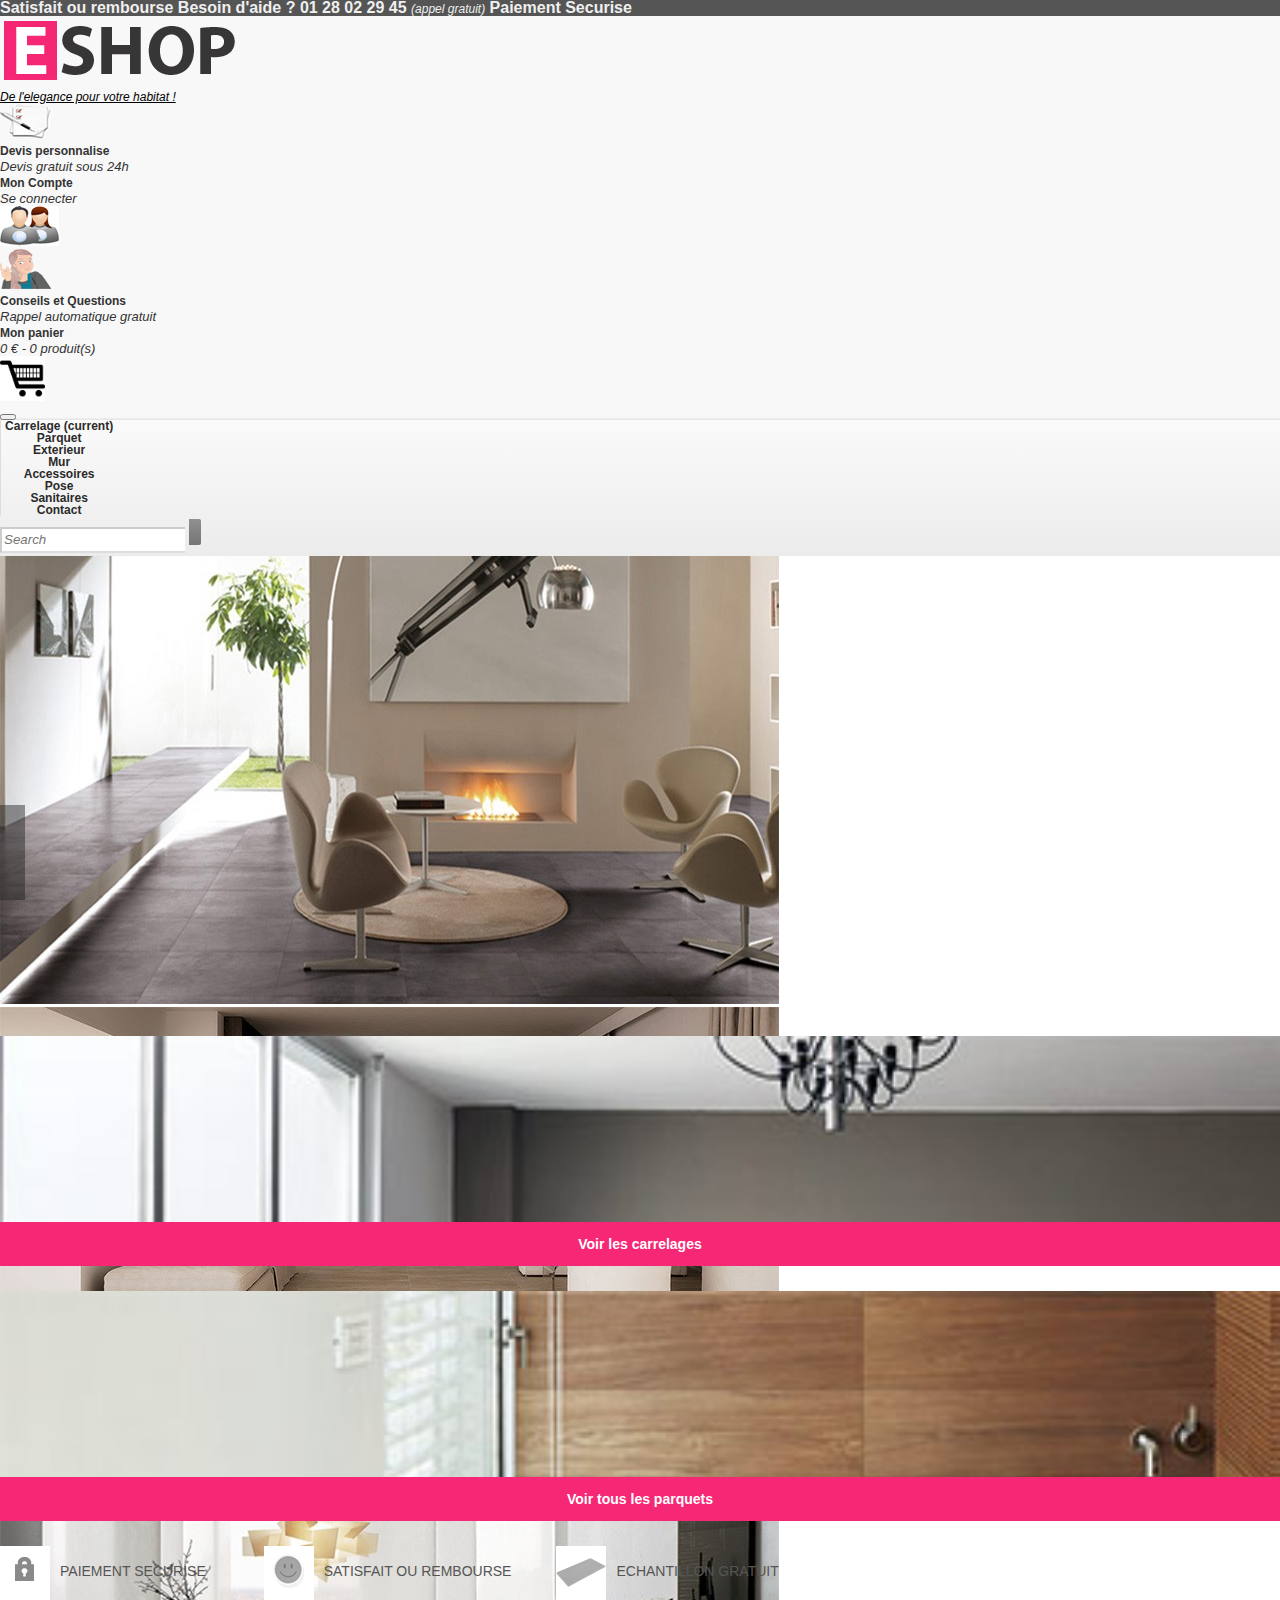
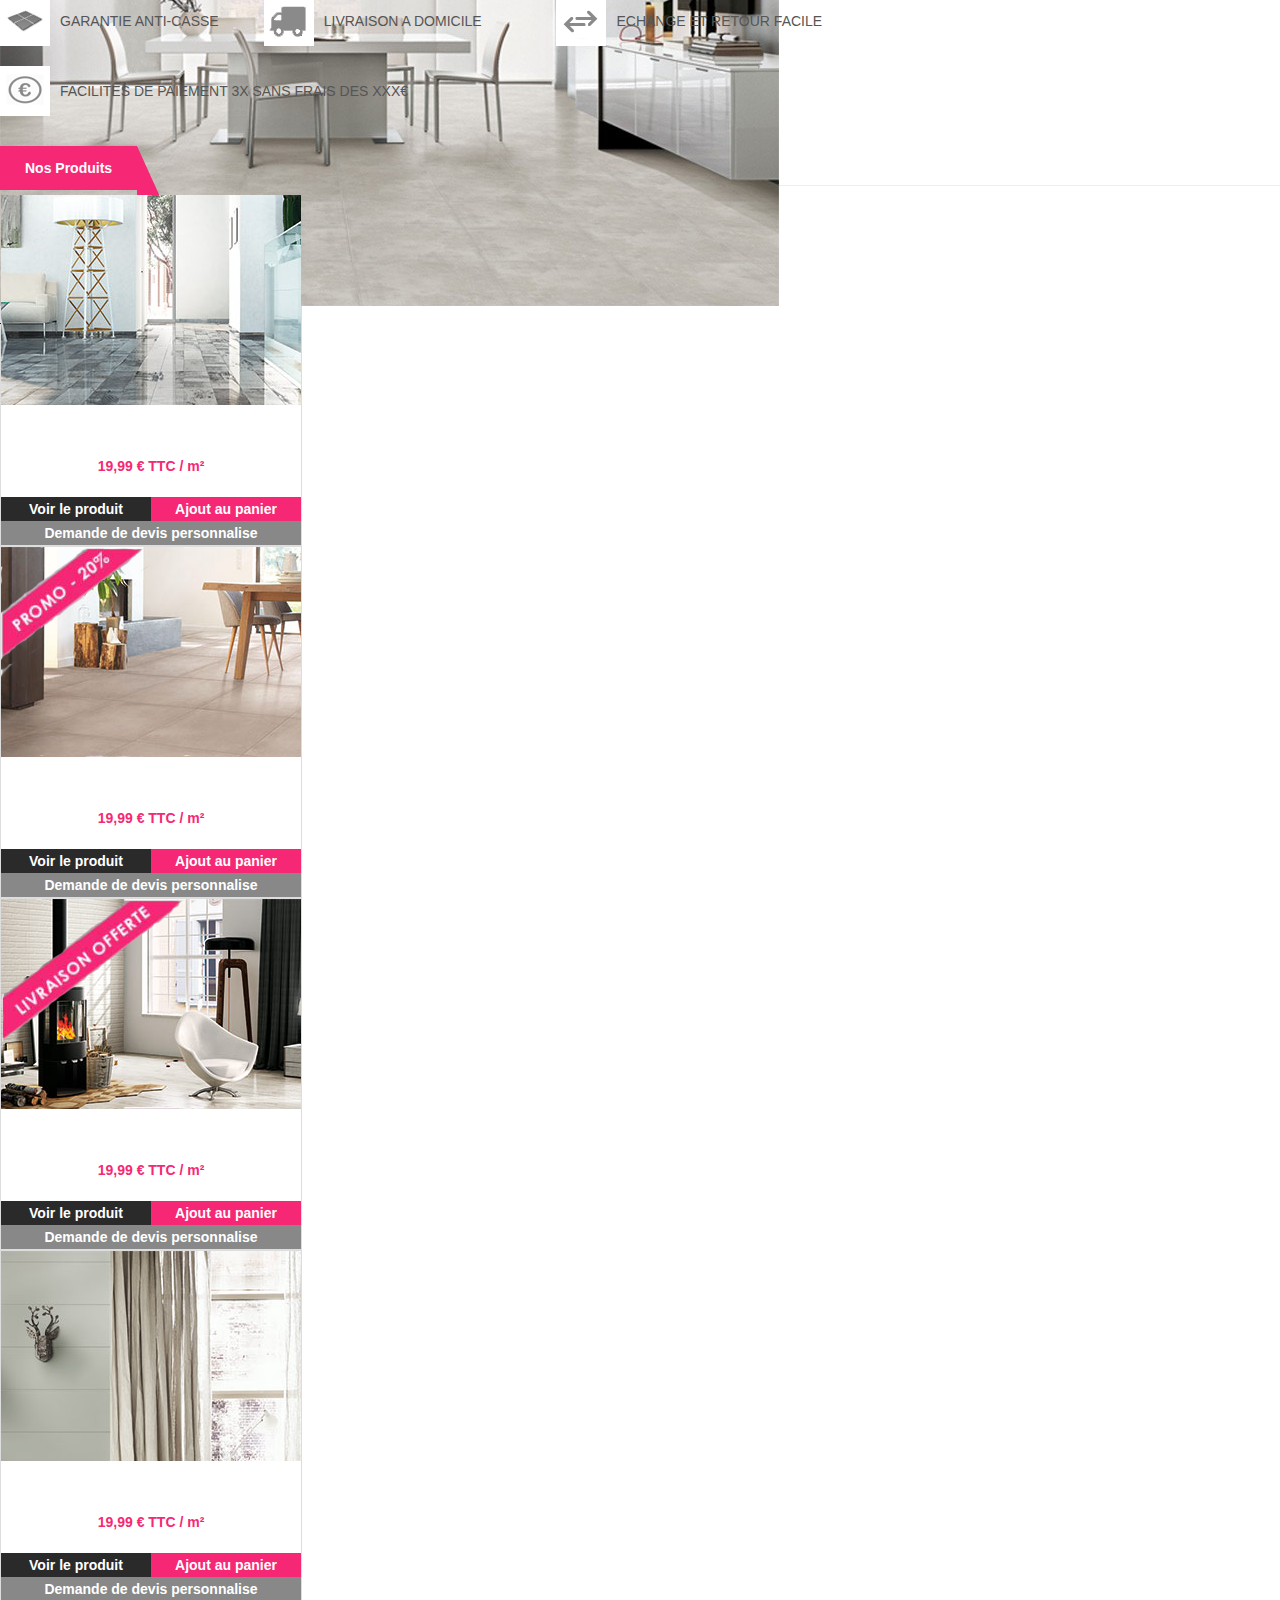
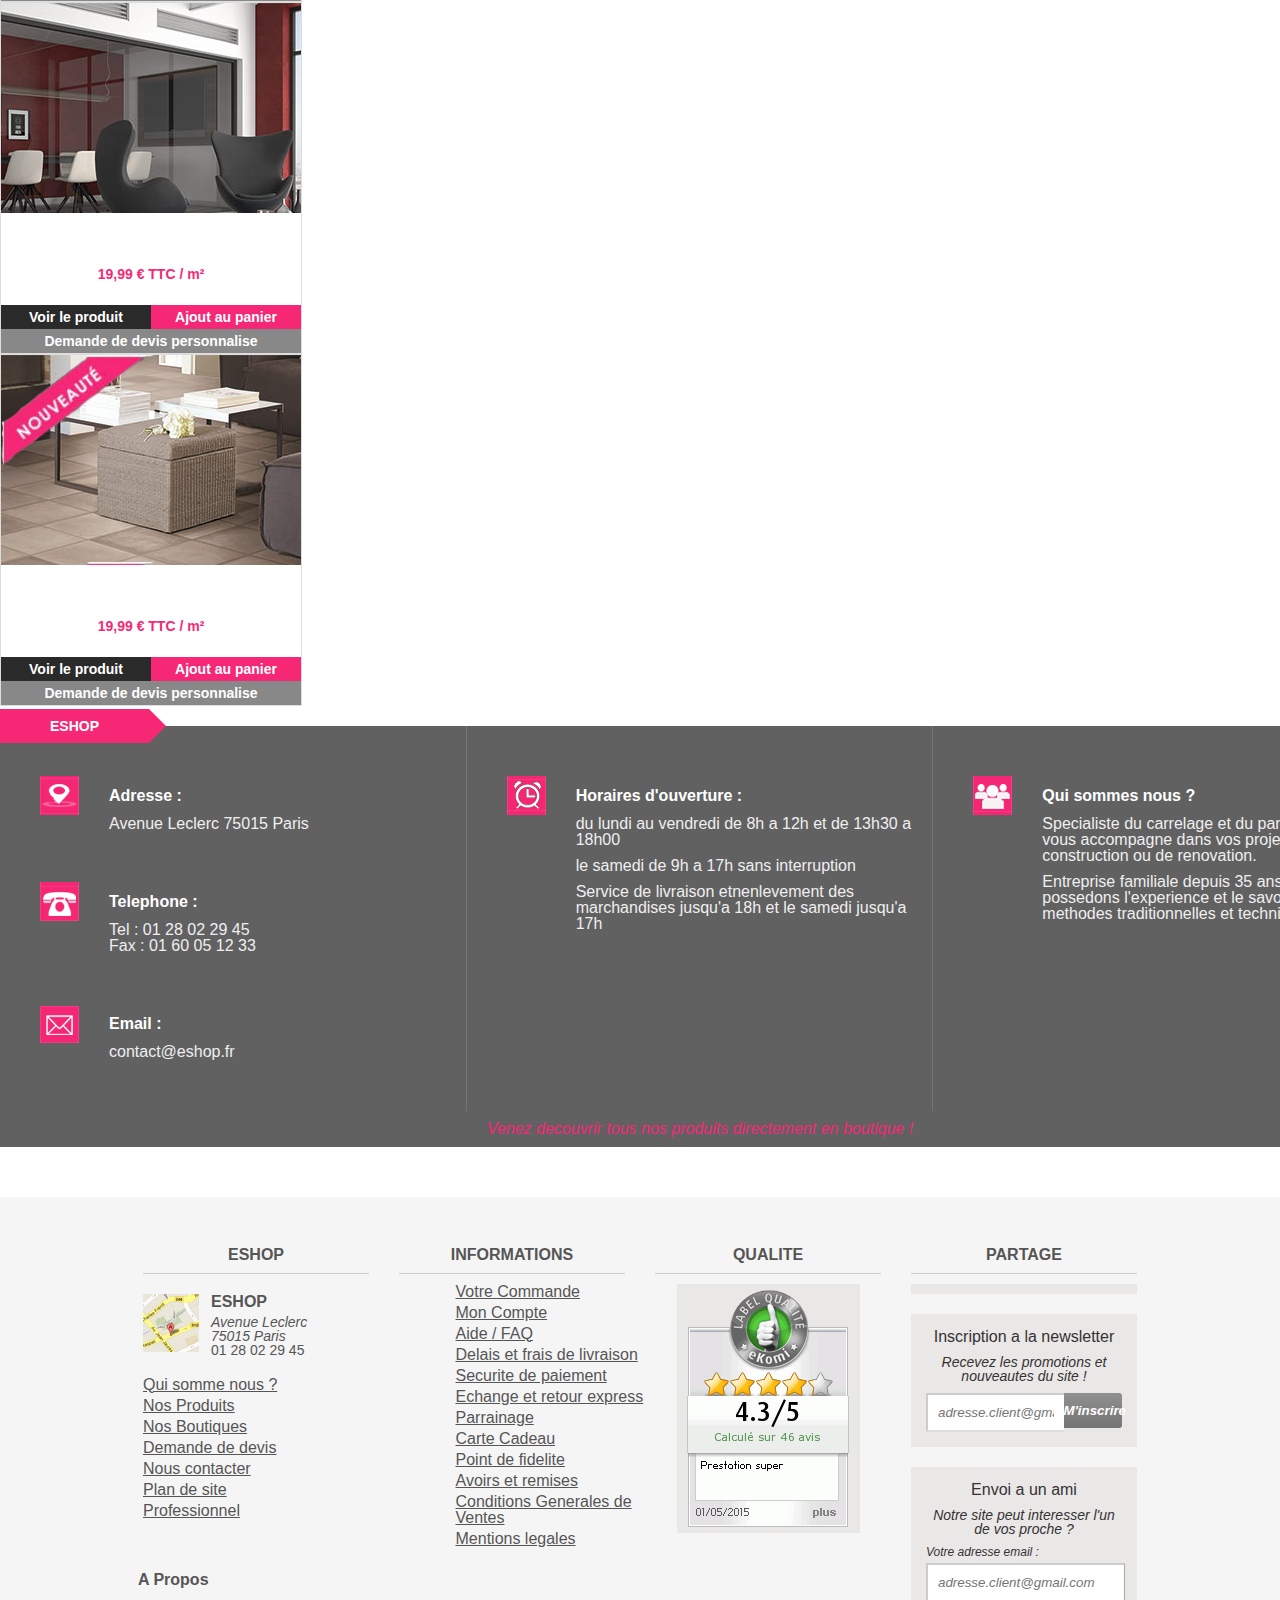
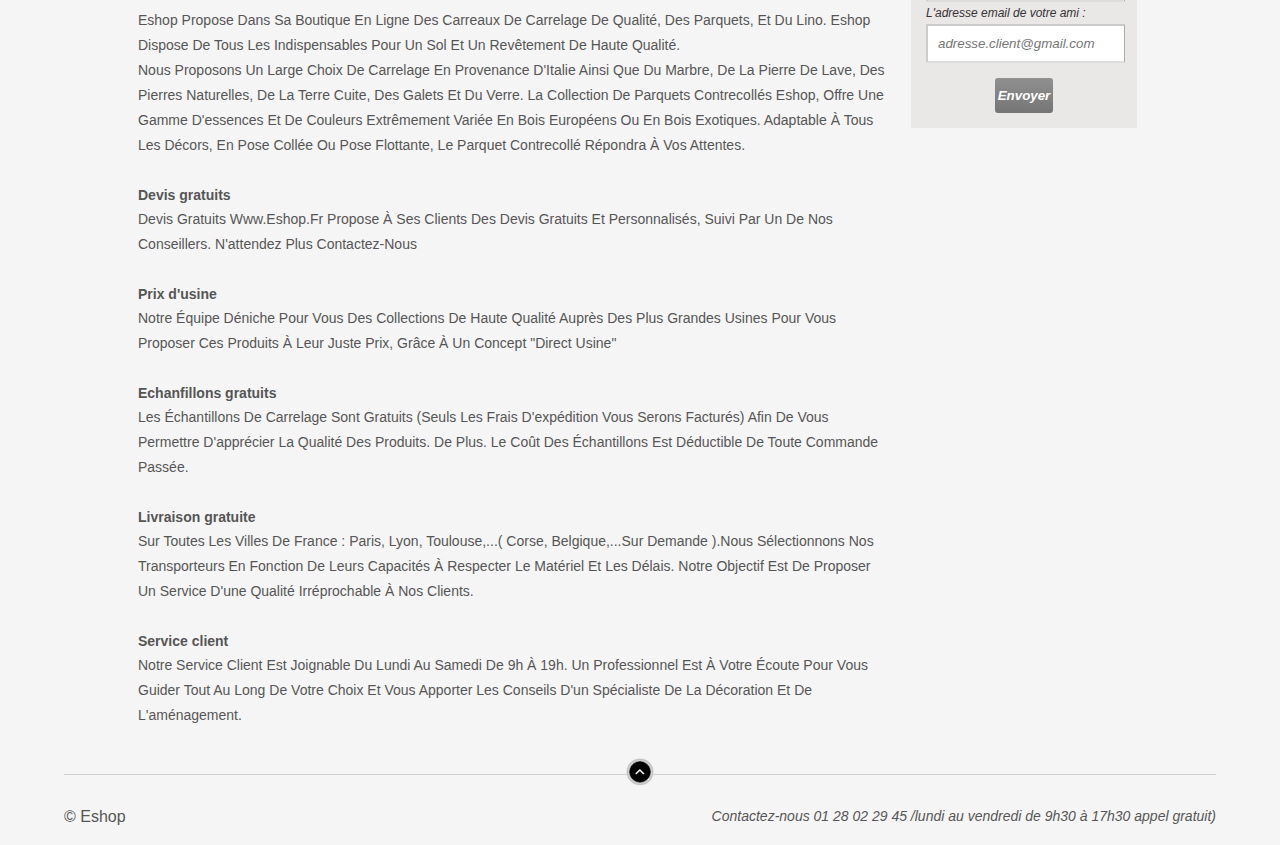
<file: tp4 Alix/TP#4_e-shop correction/TP_EN_BOOTSTRAP/index.html>
<!DOCTYPE html>
<html lang="fr">

<head>
    <meta charset="UTF-8">
    <meta name="viewport" content="width=device-width, initial-scale=1.0">
    <meta http-equiv="X-UA-Compatible" content="ie=edge">

    <!-- SEO -->
    <meta name="description" content="Integration d'un site web">
    <meta name="keywords" content="Integration,site,siteweb,web, boutique">
    <meta name="author" content="Mohamed AAROUS">
    <meta name="viewport" content="width=device-width, initial-scale=1.0">

    <!-- Reset -->
    <link rel="stylesheet" href="./css/reset.css">
    <!-- Style de bootsrtap -->
    <link rel="stylesheet" href="https://stackpath.bootstrapcdn.com/bootstrap/4.1.3/css/bootstrap.min.css" integrity="sha384-MCw98/SFnGE8fJT3GXwEOngsV7Zt27NXFoaoApmYm81iuXoPkFOJwJ8ERdknLPMO"
        crossorigin="anonymous">
    <!-- Mon css -->
    <link rel="stylesheet" href="./css/style.css">
    <link rel="stylesheet" href="./css/style_bootstrap.css">
    <!-- Font Awesome -->
    <link rel="stylesheet" href="https://use.fontawesome.com/releases/v5.4.2/css/all.css" integrity="sha384-/rXc/GQVaYpyDdyxK+ecHPVYJSN9bmVFBvjA/9eOB+pb3F2w2N6fc5qB9Ew5yIns"
        crossorigin="anonymous">
    <title>EShop</title>
</head>

<body>
    <div class="container-fuild" name="top">
        <header class="bg-light">
            <!-- Barre tout en haut -->
            <div class="top-bar d-flex justify-content-around bg-dark py-2">
                <a href="#" class="text-white align-middle">Satisfait ou rembourse</a>
                <a href="#" class="text-white align-middle">Besoin d'aide ? <i class="fa fa-phone fa-flip-horizontal"></i>
                    01 28 02 29 45 <em>(appel
                        gratuit)</em></a>
                <a href="#" class="text-white align-middle">Paiement Securise</a>
            </div>
            <!-- Logo et plus -->
            <div class="center d-flex justify-content-around">
                <div class="logo py-5">
                    <img src="./img/logo3.png" alt="Logo">
                    <p><em>De l'elegance pour votre habitat !</em></p>
                </div>

                <div class="outils py-4">
                    <div class="top row float-right border-bottom">
                        <div class="iconG">
                            <img class="float-left" src="./img/devis.png" alt="Devis">
                            <div class="float-right">
                                <p class="titre"><a href="#">Devis personnalise</a></p>
                                <p class="desc"><a href="#">Devis gratuit sous 24h</a></p>
                            </div>
                        </div>
                        <div class="iconD pl-5">
                            <div class="float-left">
                                <p class="titre"><a href="#">Mon Compte</a></p>
                                <p class="desc"><a href="#">Se connecter</a></p>
                            </div>
                            <img class="float-right" src="./img/compte1.png" alt="Mon compte">
                        </div>
                    </div>
                    <div class="clearfix"></div>
                    <div class="bottom row float-right border-bottom">
                        <div class="iconG">
                            <img class="float-left" src="./img/conseils.png" alt="Conseils">
                            <div class="float-right">
                                <p class="titre"><a href="#">Conseils et Questions</a></p>
                                <p class="desc"><a href="#">Rappel automatique gratuit</a></p>
                            </div>
                        </div>
                        <div class="iconD pl-5">
                            <div class="float-left">
                                <p class="titre"><a href="#">Mon panier</a></p>
                                <p class="desc"><a href="#">0 € - 0 produit(s)</a></p>
                            </div>
                            <img class="float-right" src="./img/panier.png" width="45px" alt="Panier">
                        </div>
                    </div>
                </div>
            </div>
            <!-- Barre de navigation -->
            <nav class="navbar navbar-expand-lg navbar-light bg-light">
                <button class="navbar-toggler" type="button" data-toggle="collapse" data-target="#navbarTogglerDemo03"
                    aria-controls="navbarTogglerDemo03" aria-expanded="false" aria-label="Toggle navigation">
                    <span class="navbar-toggler-icon"></span>
                </button>

                <div class="collapse navbar-collapse" id="navbarTogglerDemo03">
                    <ul class="navbar-nav mx-auto mt-2 mt-lg-0">
                        <li class="nav-item p-2">
                            <a href="index.html"><i class="fa fa-home"></i></a>
                        </li>
                        <li class="nav-item">
                            <a class="nav-link" href="#">Carrelage <span class="sr-only">(current)</span></a>
                        </li>
                        <li class="nav-item">
                            <a class="nav-link" href="#">Parquet</a>
                        </li>
                        <li class="nav-item">
                            <a class="nav-link" href="#">Exterieur</a>
                        </li>
                        <li class="nav-item">
                            <a class="nav-link" href="#">Mur</a>
                        </li>
                        <li class="nav-item">
                            <a class="nav-link" href="#">Accessoires</a>
                        </li>
                        <li class="nav-item">
                            <a class="nav-link" href="#">Pose</a>
                        </li>
                        <li class="nav-item">
                            <a class="nav-link" href="#">Sanitaires</a>
                        </li>
                        <li class="nav-item">
                            <a class="nav-link" href="#">Contact</a>
                        </li>

                        <form class="form-inline my-2 my-lg-0">
                            <input class="form-control mr-sm-2" type="search" placeholder="Search" aria-label="Search">
                            <button class="btn btn-outline-success my-2 my-sm-0 py-0 px-2" type="submit"><i class="fa fa-search"></i></button>
                        </form>
                    </ul>
                </div>
            </nav>
        </header>
        <!-- fin de header -->

        <div class="principal col-8 mx-auto my-3">
            <!-- Carousel et produits container -->
            <div class="c-container row d-flex ">
                <div id="carouselExampleIndicators" class="carousel slide col-8 bg-primary p-0" data-ride="carousel">
                    <ol class="carousel-indicators justify-content-end pr-2">
                        <li data-target="#carouselExampleIndicators" data-slide-to="0" class="active"></li>
                        <li data-target="#carouselExampleIndicators" data-slide-to="1"></li>
                        <li data-target="#carouselExampleIndicators" data-slide-to="2"></li>
                    </ol>
                    <div class="carousel-inner">
                        <div class="carousel-item active">
                            <img class="d-block w-100" src="./img/slider1.jpg" alt="First slide">
                        </div>
                        <div class="carousel-item">
                            <img class="d-block w-100" src="./img/slider2.jpg" alt="Second slide">
                        </div>
                        <div class="carousel-item">
                            <img class="d-block w-100" src="./img/slider3.jpg" alt="Third slide">
                        </div>
                    </div>
                    <a class="carousel-control-prev" href="#carouselExampleIndicators" role="button" data-slide="prev">
                        <span class="bg-danger p-4 m-0 carousel-control-prev-icon" aria-hidden="true"></span>
                        <span class="sr-only">Previous</span>
                    </a>
                    <a class="carousel-control-next p-0 m-0 w-0" href="#carouselExampleIndicators" role="button"
                        data-slide="next">
                        <span class="carousel-control-next-icon bg-danger p-4 m-0" aria-hidden="true"></span>
                        <span class="sr-only">Next</span>
                    </a>
                </div>

                <div class="col-4">
                    <div class="c-prod st">
                        <span>Voir les carrelages</span>
                    </div>
                    <div class="c-prod nd">
                        <span>Voir tous les parquets</span>
                    </div>
                </div>
            </div>

            <!-- icons + txt -->
            <div class="d-i-container d-flex">
                <div class="doubleContainer mr-4">
                    <div class="i-container"><img src="./img/icons_centre_de_la_page/cadena.png" alt="cadena"><span>Paiement
                            Securise</span></div>
                    <div class="i-container"><img src="./img/icons_centre_de_la_page/anticasse.png" alt="anticasse"><span>Garantie
                            Anti-Casse</span></div>
                </div>
                <div class="doubleContainer mr-4">
                    <div class="i-container"><img src="./img/icons_centre_de_la_page/smile.png" alt="smile"><span>Satisfait
                            Ou Rembourse</span></div>
                    <div class="i-container"><img src="./img/icons_centre_de_la_page/camion.png" alt="camion"><span>Livraison
                            A Domicile</span></div>
                </div>
                <div class="doubleContainer mr-4">
                    <div class="i-container"><img src="./img/icons_centre_de_la_page/echantillon.png" alt="echantillon"><span>Echantillon
                            Gratuit</span></div>
                    <div class="i-container doubleLine"><img src="./img/icons_centre_de_la_page/echange2.png" alt="echange"><span>Echange
                            et retour facile</span></div>
                </div>
                <div class="doubleContainer doubleLine mr-4">
                    <div class="i-container last"><img src="./img/icons_centre_de_la_page/eur.png" alt="eur"><span>Facilites
                            de
                            paiement 3X Sans frais des XXX€</span></div>
                </div>
            </div>
            <div class="clear"></div>
        </div>
        <!-- fin Carousel et produits container -->

        <!-- Nos produits -->

        <div class="np">
            <!--titre-->
            <div class="np-titre p-0">
                <h5 class="p-2 m-0">Nos Produits</h5>
                <div class="triangle"></div>
            </div>
            <hr>

            <!-- Produits row 1 -->
            <div class="row justify-content-around my-5">
                <div class="card st col-3 p-0">
                    <div class="card-img st"></div>
                    <div class="card-body">
                        <h6 class="card-title p-0 pt-3 text-dark">Carreaux de ciment imitations</h6>
                        <p class="card-price p-0 m-0">19,99 € TTC / m²</p>
                        <div class="options">
                            <a class="card-link-left"><i class="fa fa-search"></i> Voir le produit</a>
                            <a class="card-link-right"><i class="fa fa-shopping-cart"></i> Ajout au panier</a>
                            <a class="card-link-large"><i class="fa fa-film"></i> Demande de devis personnalise</a>
                        </div>
                    </div>
                </div>
                <div class="card nd col-3 p-0">
                    <div class="card-img st">
                        <!-- bugs bugs! Voir le css -->
                        <!-- <div class="rect">
                                    <div class="tri"></div>
                                    <div class="tri-bas"></div>
                                </div> -->
                        <div class="promo"></div>
                    </div>
                    <div class="card-body">
                        <h6 class="card-title p-0 pt-3 text-dark">Carreaux de ciment imitations</h6>
                        <p class="card-price p-0 m-0">19,99 € TTC / m²</p>
                        <div class="options">
                            <a class="card-link-left"><i class="fa fa-search"></i> Voir le produit</a>
                            <a class="card-link-right"><i class="fa fa-shopping-cart"></i> Ajout au panier</a>
                            <a class="card-link-large"><i class="fa fa-film"></i> Demande de devis personnalise</a>
                        </div>
                    </div>
                </div>
                <div class="card rd col-3 p-0">
                    <div class="card-img st">
                        <div class="promo2"></div>
                    </div>
                    <div class="card-body">
                        <h6 class="card-title p-0 pt-3 text-dark">Carreaux de ciment imitations</h6>
                        <p class="card-price p-0 m-0">19,99 € TTC / m²</p>
                        <div class="options">
                            <a class="card-link-left"><i class="fa fa-search"></i> Voir le produit</a>
                            <a class="card-link-right"><i class="fa fa-shopping-cart"></i> Ajout au panier</a>
                            <a class="card-link-large"><i class="fa fa-film"></i> Demande de devis personnalise</a>
                        </div>
                    </div>
                </div>
            </div>
            <!-- Produits row 2 -->
            <div class="row justify-content-around mb-5">
                <div class="card st col-3 p-0">
                    <div class="card-img nd"></div>
                    <div class="card-body">
                        <h6 class="card-title p-0 pt-3 text-dark">Carreaux de ciment imitations</h6>
                        <p class="card-price p-0 m-0">19,99 € TTC / m²</p>
                        <div class="options">
                            <a class="card-link-left"><i class="fa fa-search"></i> Voir le produit</a>
                            <a class="card-link-right"><i class="fa fa-shopping-cart"></i> Ajout au panier</a>
                            <a class="card-link-large"><i class="fa fa-film"></i> Demande de devis personnalise</a>
                        </div>
                    </div>
                </div>
                <div class="card nd col-3 p-0">
                    <div class="card-img nd"></div>
                    <div class="card-body">
                        <h6 class="card-title p-0 pt-3 text-dark">Carreaux de ciment imitations</h6>
                        <p class="card-price p-0 m-0">19,99 € TTC / m²</p>
                        <div class="options">
                            <a class="card-link-left"><i class="fa fa-search"></i> Voir le produit</a>
                            <a class="card-link-right"><i class="fa fa-shopping-cart"></i> Ajout au panier</a>
                            <a class="card-link-large"><i class="fa fa-film"></i> Demande de devis personnalise</a>
                        </div>
                    </div>
                </div>
                <div class="card rd col-3 p-0">
                    <div class="card-img nd">
                        <div class="promo3"></div>
                    </div>
                    <div class="card-body">
                        <h6 class="card-title p-0 pt-3 text-dark">Carreaux de ciment imitations</h6>
                        <p class="card-price p-0 m-0">19,99 € TTC / m²</p>
                        <div class="options">
                            <a class="card-link-left"><i class="fa fa-search"></i> Voir le produit</a>
                            <a class="card-link-right"><i class="fa fa-shopping-cart"></i> Ajout au panier</a>
                            <a class="card-link-large"><i class="fa fa-film"></i> Demande de devis personnalise</a>
                        </div>
                    </div>
                </div>
            </div>
            <div class="espace">

            </div>
        </div>
        <!-- fin produits -->

        <!-- Eshop-->
        <div class="e-shop">
            <div class="np-title e-title px-5 py-0">
                <h5 class="my-1">ESHOP</h5>
                <div class="e-triangle"></div>
            </div>
            <!-- Adresse - Email - Tel -->
            <ul>
                <li>
                    <div class="adresse"></div>
                    <p class="e-li-title">Adresse :</p>
                    <p class="e-desc">
                        Avenue Leclerc
                        75015 Paris
                    </p>
                </li>
                <li>
                    <div class="tel"></div>
                    <p class="e-li-title">Telephone :</p>
                    <p class="e-desc">
                        Tel : 01 28 02 29 45<br>
                        Fax : 01 60 05 12 33
                    </p>
                </li>
                <li>
                    <div class="mail"></div>
                    <p class="e-li-title">Email :</p>
                    <p class="e-desc">
                        contact@eshop.fr
                    </p>
                </li>
            </ul>
            <!-- Horaires -->
            <ul>
                <li>
                    <div class="horaires"></div>
                    <p class="e-li-title">Horaires d'ouverture :</p>
                    <p class="e-desc">du lundi au vendredi de 8h a 12h et de 13h30 a 18h00</p>
                    <span class="e-desc-inter">le samedi de 9h a 17h sans interruption</span>
                    <p class="e-desc">Service de livraison etnenlevement des marchandises jusqu'a 18h et le samedi
                        jusqu'a 17h</p>
                </li>
            </ul>
            <!-- Qui sommes nous ? -->
            <ul>
                <li>
                    <div class="sommes"></div>
                    <p class="e-li-title">Qui sommes nous ?</p>
                    <p class="e-desc">Specialiste du carrelage et du parquet, ESHOP vous accompagne dans vos projets de
                        construction ou de renovation.</p>
                    <p class="e-desc">Entreprise familiale depuis 35 ans, nous possedons l'experience et le savoir
                        faire alliant methodes traditionnelles et techniques actuelles.</p>
                </li>
            </ul>
            <p class="e-titre-bas-rose">Venez decouvrir tous nos produits directement en boutique !</p>
        </div>
        <!-- Fin eshop -->
        <footer>
            <div class="f-ul-container">
                <ul>
                    <h5>Eshop</h5>
                    <div class="f-map"></div>
                    <div class="f-text">
                        <h5 class="f-gris">Eshop</h5>
                        <p class="f-desc">
                            <em>Avenue Leclerc<br>75015 Paris<br></em>
                            01 28 02 29 45
                        </p>
                    </div>
                    <li><a href="#">Qui somme nous ?</a></li>
                    <li><a href="">Nos Produits</a></li>
                    <li><a href="">Nos Boutiques</a></li>
                    <li><a href="">Demande de devis</a></li>
                    <li><a href="">Nous contacter</a></li>
                    <li><a href="#">Plan de site</a></li>
                    <li><a href="">Professionnel</a></li>
                </ul>
                <ul>
                    <h5>Informations</h5>
                    <li><a href="">Votre Commande</a></li>
                    <li><a href="">Mon Compte</a></li>
                    <li><a href="">Aide / FAQ</a></li>
                    <li><a href="">Delais et frais de livraison</a></li>
                    <li><a href="">Securite de paiement</a></li>
                    <li><a href="">Echange et retour express</a></li>
                    <li><a href="">Parrainage</a></li>
                    <li><a href="">Carte Cadeau</a></li>
                    <li><a href="">Point de fidelite</a></li>
                    <li><a href="">Avoirs et remises</a></li>
                    <li><a href="">Conditions Generales de Ventes</a></li>
                    <li><a href="">Mentions legales</a></li>
                </ul>
                <ul>
                    <h5>Qualite</h5>
                    <li>
                        <img src="img/qualite.png" alt="Qualite">
                    </li>
                </ul>
                <ul>
                    <h5>Partage</h5>
                    <li class="f-facebook">
                        <div class="fb-page" data-href="https://www.facebook.com/imdb" data-width="340" data-hide-cover="false"
                            data-show-facepile="true"></div>
                    </li>
                    <li class="f-newsletter">
                        <form action="">
                            <p>Inscription a la newsletter</p>
                            <em>Recevez les promotions et nouveautes du site !</em>
                            <input type="text" name="" placeholder="adresse.client@gmail.com" id="">
                            <button type="submit">M'inscrire</button>
                            <div class="clear"></div>
                        </form>
                    </li>
                    <li class="f-envoyer">
                        <form action="">
                            <p>Envoi a un ami</p>
                            <em>Notre site peut interesser l'un de vos proche ?</em>
                            <label for="">Votre adresse email :</label>
                            <input type="text" name="" placeholder="adresse.client@gmail.com" id="">
                            <label for="">L'adresse email de votre ami :</label>
                            <input type="text" name="" placeholder="adresse.client@gmail.com" id="">
                            <button type="submit">Envoyer</button>
                            <div class="clear"></div>
                        </form>
                    </li>
                    <li class="f-social">
                        <i class="fa fa-rss"></i>
                        <i class="fab fa-twitter"></i>
                        <i class="fab fa-facebook-f"></i>
                        <i class="fab fa-google-plus-g"></i>
                        <i class="fab fa-pinterest"></i>
                    </li>
                </ul>
                <ul>
                    <h5 class="f-low">A propos</h5>
                    <p>
                        Eshop propose dans sa boutique en ligne des carreaux de carrelage de qualité, des parquets, et
                        du
                        lino. Eshop dispose de tous les indispensables pour un sol et un revêtement de haute qualité.<br>
                        Nous proposons un large choix de carrelage en provenance d'Italie ainsi que du marbre, de la
                        pierre
                        de
                        lave, des pierres naturelles, de la terre cuite, des galets et du verre. La collection de
                        parquets
                        contrecollés Eshop, offre une gamme d'essences et de couleurs extrêmement variée en bois
                        européens
                        ou en bois exotiques. Adaptable à tous les décors, en pose collée ou pose flottante, le parquet
                        contrecollé répondra à vos attentes.
                    </p>
                    <h6 class="f-sous-titre">Devis gratuits</h6>
                    <p>
                        Devis gratuits www.eshop.fr propose à ses clients des devis gratuits et personnalisés, suivi
                        par un
                        de nos conseillers. N'attendez plus Contactez-nous
                    </p>
                    <h6 class="f-sous-titre">Prix d'usine</h6>
                    <p>
                        Notre équipe déniche pour vous des Collections de haute qualité auprès des plus grandes usines
                        pour
                        vous proposer ces produits à leur juste prix, grâce à un concept "direct Usine"
                    </p>
                    <h6 class="f-sous-titre">Echanfillons gratuits </h6>
                    <p>
                        Les échantillons de carrelage sont gratuits (seuls les frais d'expédition vous serons facturés)
                        afin de vous permettre d'apprécier la qualité des produits. De plus. le coût des échantillons
                        est
                        déductible de toute commande passée.
                    </p>
                    <h6 class="f-sous-titre">Livraison gratuite</h6>
                    <p>
                        Sur toutes les villes de France : Paris, Lyon, Toulouse,...( Corse, Belgique,...sur demande
                        ).Nous
                        sélectionnons nos transporteurs en fonction de leurs capacités à respecter le matériel et les
                        délais. Notre objectif est de proposer un service d'une qualité irréprochable à nos clients.
                    </p>
                    <h6 class="f-sous-titre">Service client</h6>
                    <p>
                        Notre Service client est joignable du lundi au samedi de 9h à 19h. Un professionnel est à votre
                        écoute pour vous guider tout au long de votre choix et vous apporter les conseils d'un
                        spécialiste
                        de la décoration et de l'aménagement.
                    </p>
                </ul>
                <div class="clear"></div>
            </div>

            <!-- hr -->
            <div class="f-separator">
                <a href="#top"><img src="./img/ancre.png" alt="ancre"></a>
                <div></div>
            </div>
            <!-- hr -->

            <p class="f-cc">© Eshop</p>
            <em class="f-em-fin">Contactez-nous 01 28 02 29 45 /lundi au vendredi de 9h30 à 17h30 appel gratuit)</em>
            <div class="clear"></div>
        </footer>
    </div>
    <script src="https://code.jquery.com/jquery-3.2.1.slim.min.js" integrity="sha384-KJ3o2DKtIkvYIK3UENzmM7KCkRr/rE9/Qpg6aAZGJwFDMVNA/GpGFF93hXpG5KkN"
        crossorigin="anonymous"></script>
    <script src="https://cdnjs.cloudflare.com/ajax/libs/popper.js/1.12.9/umd/popper.min.js" integrity="sha384-ApNbgh9B+Y1QKtv3Rn7W3mgPxhU9K/ScQsAP7hUibX39j7fakFPskvXusvfa0b4Q"
        crossorigin="anonymous"></script>
    <script src="https://maxcdn.bootstrapcdn.com/bootstrap/4.0.0/js/bootstrap.min.js" integrity="sha384-JZR6Spejh4U02d8jOt6vLEHfe/JQGiRRSQQxSfFWpi1MquVdAyjUar5+76PVCmYl"
        crossorigin="anonymous"></script>
    <script>(function (d, s, id) {
            var js, fjs = d.getElementsByTagName(s)[0];
            if (d.getElementById(id)) return;
            js = d.createElement(s); js.id = id;
            js.src = 'https://connect.facebook.net/en_US/sdk.js#xfbml=1&version=v3.2';
            fjs.parentNode.insertBefore(js, fjs);
        }(document, 'script', 'facebook-jssdk'));</script>
</body>

</html>
</file>
<file: tp05_Alix/css/style.css>
@import url('https://fonts.googleapis.com/css2?family=Shadows+Into+Light&display=swap');

body{
    margin-left: 25%;
    margin-right: 25%;
    margin-bottom: 3%
}

h1{
    text-align: center;
    color: #ffffff;
    font-family: Shadows Into Light, sans-serif ;
    font-size: 70px;
    background-color:  #273978;
    margin-bottom: 0;
}
/*====== je sais pas quoi metre en commentaire alors je vais faire une blague "je m'attendais à faire plus de poupée russe" NYAAA~~======*/
#blocTop, #blocMid, #blocBot{
    display: flex;
    align-items: center;
    justify-content: space-evenly;
    color: #ffffff;
    font-family: Shadows Into Light, sans-serif ;
    font-size: 25px;  
    background-color:  #273978;
    margin-top: 0;
    
}

p{
    text-align: center;
}
</file>
<file: tp4 Alix/css/style.css>
/*****barre d'aide en haut*********/
main{
    margin-left: 15%;
    margin-right: 15%;
} 
    

.barre{
    height: 40px;
    width: 100%;
    background-color: rgb(63, 36, 36);
    display: flex;
}

.barre, .texteBarre{
    justify-content: space-around;
    flex-direction: row ;
    color: white;
}
/**************header*************/
header{
    background-color: whitesmoke;
}
.logo3{
    margin-top:25px;
    float: left;
}
h1{
    font-size:15px;
}

.iconeHeader1,
.iconeHeader2,
.iconeHeader3,
.iconeHeader4{
    float: right;
    margin-top: 15px;
}
.iconeHeader1,
.iconeHeader2,
.iconeHeader3,
.iconeHeader4 p{
    width:190px;
}

.clear{
    clear:both;
}
/*************nav***************/
nav a{
    border: 1px solid black;
    background-color: whitesmoke;
    margin-bottom: 15px;
}

/************** div voir carrlage/ parquet*************/
.voirCarrlage{
    display:block;
    position: relative;
    top: -630px;
    right: -1150px
}

.voirparquet{
    display:block;
    position: relative;
    top: -600px;
    right: -1150px
}

.voirparquet, .voirCarrlage h2{
color: rgb(230, 34, 99);
font-size: 18px;
}

.iconPayment{
    display:block;
    position: relative;
    right: -1150px;
    top:-450px;
}
/*centre de la page*/
/*#iconCentre{
    display: flex;
}

-------------------j'ai pas reussi a le mettre sous le carousel----------------

#iconCentre, .haut{
    display: flex;
    flex-direction: row;
    margin: 0;
    padding: 0 auto;
}*/

.Haut1{
    display: block;
    position: relative;
    top: -600px;
    left: 50px;
}


.Haut2{
    display: block;
    position: relative;
    top: -650px;
    left: 400px;
}


.Haut3{
    display: block;
    position: relative;
    top: -700px;
    left: 750px;
}

.bas1{
    display: block;
    position:relative;
    top: -600px;
    left: 50px;
}

.bas2{
    display: block;
    position:relative;
    top: -650px;
    left: 400px;
}

.bas3{
    display: block;
    position:relative;
    top: -700px;
    left: 700px;
}/*===============liste des produits==============*/

#produit{
    display: flex;
}
/*pour la forme j'ai quand meme fait un peut de flex mais sa rend degeulase >< */
#produit, .produitHaut{
    display: flex;
    flex-direction: row;
    margin: 0;
    padding: 0 auto;
    justify-content: space-around;
}
.promo{
    display: block;
    position:relative;
    top: -400px;
    left: 466px;
} 

.livraison{
    display: block;
    position:relative;
    top: -610px;
    left: 908px;
}

.nouveau{
    display: block;
    position: relative;
    top: -400px;
    right:-908px;
}

#iconBas{
    display:flex;
    justify-content:space-around;
    background-color: gray;
}

#finPage{
    display: flex;
    justify-content: space-around;
}

#textFinal{
    display: block;
    position:relative;
    top: -350px;
    left: 0;
    font-size: 15px;
}

.ancre{
    display: block;
    position: relative;
    top: -28px;
    left: 50%;
}

footer{
    margin-top: -18%;
}
</file>
<file: TP_06_Alix/css/style.css>
@import url('https://fonts.googleapis.com/css2?family=Montserrat:ital,wght@1,500&display=swap');
/***********debut de la nav et du header************/

body{
  margin: 0 auto;
}

nav a{
    padding-left: 0%;
    padding-right: 0%;
    margin: 35px;
    font-size: 20px;
    color: white;
    text-decoration: none;
    margin: 30px;
    font-size: 30px;
    color: #fff;
    text-decoration: none;
    text-transform: uppercase;
}

nav :focus{
    border-top: 3px solid #8DAE4F;
}

nav{
    background-color: black;
    opacity: .7;
    width: 100%;
    text-align: center;
    position: fixed;
    margin: 0 auto;
    padding: 0 auto;
}  

header{
    background-image:url(../img/dinosaure.jpg);
    background-repeat: no-repeat;
    background-size: cover;
    margin: 0 auto;
    padding:0 auto;
    height: 1200px;
    width: 100%;
}

nav ul li {
    display: inline-block;
}

button{
    color: white;
    width: 190px;
    height: 30px;
    position: absolute;
    left: 1560px;
    top: 18px;
}

.logo{
   position:relative; 
    top: 120px;
    text-align: center;
}


.climatise img{
    position: relative;
    left:1560px;
    top:78px ;
}

button{
    background-color:#1C5F81;
    color: white;
}

button:hover{
    background-color: white;
    color: #1C5F81;
}

/***********fin de la nav et du header************/
/***********debut du main  et de la section entrerr************/
h1,h2,h3{
    font-family: 'Montserrat';
}
h1{
    font-size: 50px;
    text-align: center;
    font-weight: bold;
    text-transform: uppercase;
}

.entrer img{
    margin-left: 30%;
}

.entrer img:hover{
    size-adjust: 200%;
    box-shadow: 5px 10px 10px grey;
    transition-duration: 1s;
    overflow: hidden;
}

.entrer a{
    color: #ccc;
    text-shadow: 0 -2px 0 black;
    text-decoration: none;
    border-radius: 3px;
    padding: 5px 15px;
}


.entrer a span{
    position: absolute;
    padding: 15px;
    margin-top: 23px;
    margin-left: -685px;
    background-color: rgba(0, 0, 0, .9);
    opacity: 0;
    color: #8DAE4F;
    border-radius: 3px;
    transition: .25s;
    transform: scale(0) rotateZ(-12deg);
}

.entrer a:hover span{
    opacity: 1;
    transform: scale(1) rotateZ(0);
}

.entrer a span::before{
    content: '';
    position: absolute;
} 

.txtDescription, .Reserve{
    text-align: center;
}

.Reserve{
    font-size: 30px;
    font-weight: bold;
}

.btnReserve{
    position:relative;
    left: -700px;
    height: 100px;
}
/***********fin de la section entrer************/
/***********debut de la section info************/
.info{
    display: flex;
    justify-content: space-around;
}

.tarifHoraire, .plan{
    display: flex;
    flex-direction: column;
}

.tarif button{
    position: relative;
    left:0;
}

/***********fin de la section info************/
/***********debut de la section partenaire************/

h3{
    text-align: center;
    font-size: 30px;
}

.partenaire{
    display: flex;
    justify-content: space-evenly;
    margin-bottom: 50px;
}

.partenaire img{
    width: 50px;
    height: 30px;
}

/***********fin de la section partenaire************/
/***********debut du footer************/

footer{
    background-color: #000;
    color: white;
    height: 200px;
    padding-top: 40px;
}

.footer{
    display: flex;
    justify-content: space-around;
    align-items: center;
}

.footer img{
  width: 150px;
}
</file>
<file: tp4 Alix/TP#4_e-shop correction/css/my-slider.css>
.ism-slider > ol, .ism-slider > ol > li, .ism-slider > ol > li > img { width: 100%; list-style: none; margin: 0; padding: 0; }
.ism-slider {
  overflow: hidden;
  position: relative;
  padding: 0 !important;
  -webkit-user-select: none;
  -khtml-user-select: none;
  -moz-user-select: none;
  -ms-user-select: none;
  user-select: none;
  cursor: default;
  z-index: 2;
  background-color: rgba(0, 0, 0, 0.1);
  -webkit-animation: ism-fadein 3s;
  -webkit-background-clip: padding-box;
  -moz-background-clip: padding;
  background-clip: padding-box;
}
@-webkit-keyframes ism-fadein {
  from { opacity: 0; }
  to { opacity: 1; }
}
@-webkit-keyframes ism-loading {
  50% { left: 120px; }
}

.ism-slider .ism-slides {
  list-style: none;
  position: absolute;
  height: 100%;
  top: 0;
  padding: 0 !important;
  margin-top: 0;
  margin-bottom: 0;
  z-index: 1;
}

.ism-slider li.ism-slide {
  height: 100%;
  overflow: hidden;
  position: absolute;
  display: block;
  top: 0;
  bottom: 0;
  margin: 0 !important;
  padding: 0 !important;
  background-color: #d5d5d5;
  text-align: center;
}

.ism-slider .ism-img-frame {
  display: block;
  position: absolute;
  width: 100%;
  height: 100%;
}

.ism-slider a.ism-image-link {
  position: absolute;
  color: inherit;
  text-decoration: none;
  display: block;
  top: 0;
  left: 0;
  width: 100%;
  height: 100%;
}

.ism-slider .ism-img {
  display: block;
  border: none;
  position: absolute;
  pointer-events: none;
}

.ism-button, .ism-pause-button {
  position: absolute;
  display: block;
  -webkit-box-sizing: border-box; -moz-box-sizing: border-box; box-sizing: border-box;
  border: none;
  outline: none;
  text-align:center;
  z-index: 6;
  cursor: pointer;
  padding: 0;
  background-repeat: no-repeat;
  background-position: center center;
}

.ism-pause-button {
  display: none;
  left: 50%;
}

.ism-slider:hover .ism-pause-button {
  display: block;
}

.ism-caption {
  -webkit-box-sizing: border-box; -moz-box-sizing: border-box; box-sizing: border-box;
  padding: 0 1em;
  text-shadow: none;
  line-height: 22px;
  padding: 0.25em 0.5em;
  width: auto;
  height: auto;
  text-align: center;
  visibility: hidden;
  font-size: 14px !important;
}

a.ism-image-link .ism-caption, a.ism-caption {
  text-decoration: none;
  font-weight: normal;
}

a.ism-caption:hover {
  text-decoration: underline;
}

.ism-caption-0 {
  z-index: 3;
}

.ism-caption-1 {
  z-index: 4;
}

.ism-caption-2 {
  z-index: 5;
}

.ism-radios {
  margin: 0;
  padding: 0;
  list-style: none;
  color: #fff;
  font-size: 1px;
}

.ism-slider .ism-radios {
  position: absolute;
  -webkit-box-sizing: border-box; -moz-box-sizing: border-box; box-sizing: border-box;
  z-index: 6;
  bottom: 10px;
  right: 0;
  width: auto;
  background-color: rgba(255, 255, 255, 0.0);
  height: 0;
  overflow: visible;
  padding-right: 2%;
}

.ism-slider .ism-radios.ism-radios-as-thumbnails {
  bottom: 5px;
}

.ism-radios li {
  position: relative;
  display: inline-block;
  margin: 0 3px;
  padding: 0;
}

.ism-radios input.ism-radio {
  display: none;
}

.ism-radios label {
  display: block;
  -webkit-box-sizing: border-box; -moz-box-sizing: border-box; box-sizing: border-box;
  margin: 0;
  text-decoration: none;
  cursor: pointer;
}

.ism-radios-as-thumbnails label {
  -webkit-background-size: 120% auto; -moz-background-size: 120% auto; -o-background-size: 120% auto; background-size: 120% auto;
  background-position: center center;
  background-repeat: no-repeat;
  border: 2px solid rgba(255, 255, 255, 0.6);
  opacity: 0.8;
}

.ism-radios-as-thumbnails label:hover {
  border: 2px solid #fff;
  opacity: 1;
}

.ism-radios-as-thumbnails li.active label {
  border: 2px solid rgba(255, 255, 255, 1.0);
  opacity: 1;
}

p.ism-badge {
  margin: 0 auto;
  text-align: right;
  font-size: 10px;
  padding-top: 1px;
  color: #ccc;
  font-family: sans-serif;
  font-weight: normal;
}

p.ism-badge a.ism-link {
  color: inherit;
  text-decoration: none;
  margin-right: 0.25em;
}

p.ism-badge a.ism-link:hover {
  color: #aaa;
  text-decoration: underline;
}

.ism-zoom-in {
  -webkit-animation: zoomin 0.81s linear 1;
  animation: zoomin 0.81s linear 1;
}

@-webkit-keyframes zoomin {
  0% { -webkit-transform: scale(1.0); transform: scale(1.0); }
  100% { -webkit-transform: scale(3.0); transform: scale(3.0); }
}
@keyframes zoomin {
  0% { -webkit-transform: scale(1.0); transform: scale(1.0); }
  100% { -webkit-transform: scale(3.0); transform: scale(3.0); }
}

@-webkit-keyframes fadein {
  0% { opacity: 0; }
 100% { opacity: 1; }
}
@keyframes fadein {
  0% { opacity: 0; }
 100% { opacity: 1; }
}

@-webkit-keyframes slidein {
  0% { -webkit-transform: translate(-1200px, 0); transform: translate(-1200px, 0); }
  100% { -webkit-transform: translate(0, 0); transform: translate(0, 0); }
}
@keyframes slidein {
  0% { -webkit-transform: translate(-1200px, 0); transform: translate(-1200px, 0); }
  100% { -webkit-transform: translate(0, 0); transform: translate(0, 0); }
}

@-webkit-keyframes popin {
  50% { -webkit-transform: scale(1.2); transform: scale(1.2); }
}
@keyframes popin {
  50% { -webkit-transform: scale(1.2); transform: scale(1.2); }
}

.ism-zoom-pan {
  -webkit-animation: zoompan 20.0s linear 1;
  animation: zoompan 20.0s linear 1;
}
@-webkit-keyframes zoompan {
  0% { -webkit-transform: translate(0, 0) scale(1.0); transform: translate(0, 0) scale(1.0); }
  50% { -webkit-transform: translate(-5%, -5%) scale(1.3); transform: translate(-5%, -5%) scale(1.3); }
  100% { -webkit-transform: translate(0, 0) scale(1.0); transform: translate(0, 0) scale(1.0); }
}
@keyframes zoompan {
  0% { -webkit-transform: translate(0, 0) scale(1.0); transform: translate(0, 0) scale(1.0); }
  50% { -webkit-transform: translate(-5%, -5%) scale(1.3); transform: translate(-5%, -5%) scale(1.3); }
  100% { -webkit-transform: translate(0, 0) scale(1.0); transform: translate(0, 0) scale(1.0); }
}

.ism-zoom-rotate {
  -webkit-animation: zoomrotate 20.0s linear 1;
  animation: zoomrotate 20.0s linear 1;
}
@-webkit-keyframes zoomrotate {
  0% { -webkit-transform: rotate(0) scale(1.0); transform: rotate(0) scale(1.0); }
  50% { -webkit-transform: rotate(-5deg) scale(1.3); transform: rotate(-5deg) scale(1.3); }
  100% { -webkit-transform: rotate(0) scale(1.0); transform: rotate(0) scale(1.0); }
}
@keyframes zoomrotate {
  0% { -webkit-transform: rotate(0) scale(1.0); transform: rotate(0) scale(1.0); }
  50% { -webkit-transform: rotate(-5deg) scale(1.3); transform: rotate(-5deg) scale(1.3); }
  100% { -webkit-transform: rotate(0) scale(1.0); transform: rotate(0) scale(1.0); }
}
/* SLIDER */

#carousel {
    width: px;
    height: 200px;
    border-radius: 0;
}

#carousel-ism-badge {
    width: px;
}

#carousel .ism-button {
    display: block;
    /* border-radius: 5px; */
    width: 50px; height: 50px; background-size: 16px 16px; top: 50%; margin-top: -25px;
    color: #fff; background-color: #F62775;;
    display: block; visibility: visible;
}

#carousel .ism-button-prev {
    background-image: url([data-uri]);
    left: 0px;
}

#carousel .ism-button-next {
    background-image: url([data-uri]);
    right: 0px;
}

#carousel .ism-pause-button {
    width: 50px; height: 50px; background-size: 16px 16px; top: 50%; margin-top: -25px; border-radius: 25px; margin-left: -25px;
    color: #fff; background-color: rgba(255, 255, 255, 0.3); background-image: url([data-uri]);
}

#carousel .ism-pause-button.ism-play {
    background-image: url([data-uri]);
}

#carousel .ism-button:hover {
    background-color: rgba(255, 255, 255, 0.6);
}

#carousel .ism-pause-button:hover {
    background-color: rgba(255, 255, 255, 0.6);
}

#carousel .ism-radios {
    display: block;
    height: 20px;
    text-align: center;
}

#carousel .ism-radios label {
    width: 20px; height: 20px;
    border: 1px solid #fffa;
    color: #000; background-color: rgba(255, 255, 255, 0.1);
}

#carousel .ism-radios li.active label {
    background-color: rgba(255, 255, 255, .8);
}

#carousel .ism-radios label:hover {
    background-color: rgba(255, 255, 255, 0.8);
}


/* SLIDES */

#carousel .ism-slide-0 .ism-img-frame {
    width: 100%;
}

#carousel .ism-slide-0 .ism-img {
    width: 100%;
    top: 50%; -webkit-transform: translateY(-50%); -moz-transform: translateY(-50%); -ms-transform: translateY(-50%); transform: translateY(-50%);
}

#carousel .ism-slide-1 .ism-img-frame {
    width: 100%;
}

#carousel .ism-slide-1 .ism-img {
    width: 100%;
    top: 50%; -webkit-transform: translateY(-50%); -moz-transform: translateY(-50%); -ms-transform: translateY(-50%); transform: translateY(-50%);
}

#carousel .ism-slide-2 .ism-img-frame {
    width: 100%;
}

#carousel .ism-slide-2 .ism-img {
    width: 100%;
    top: 50%; -webkit-transform: translateY(-50%); -moz-transform: translateY(-50%); -ms-transform: translateY(-50%); transform: translateY(-50%);
}


/* CAPTIONS */

#carousel .ism-slide-0 .ism-caption-0.ism-caption-anim {
    -webkit-animation: fadein 0.5s; animation: fadein 0.5s;
}

#carousel .ism-slide-0 .ism-caption-1.ism-caption-anim {
    -webkit-animation: fadein 0.5s; animation: fadein 0.5s;
}

#carousel .ism-slide-0 .ism-caption-2.ism-caption-anim {
    -webkit-animation: fadein 0.5s; animation: fadein 0.5s;
}

#carousel .ism-slide-1 .ism-caption-0.ism-caption-anim {
    -webkit-animation: fadein 0.5s; animation: fadein 0.5s;
}

#carousel .ism-slide-1 .ism-caption-1.ism-caption-anim {
    -webkit-animation: fadein 0.5s; animation: fadein 0.5s;
}

#carousel .ism-slide-1 .ism-caption-2.ism-caption-anim {
    -webkit-animation: fadein 0.5s; animation: fadein 0.5s;
}

#carousel .ism-slide-2 .ism-caption-0.ism-caption-anim {
    -webkit-animation: fadein 0.5s; animation: fadein 0.5s;
}

#carousel .ism-slide-2 .ism-caption-1.ism-caption-anim {
    -webkit-animation: fadein 0.5s; animation: fadein 0.5s;
}

#carousel .ism-slide-2 .ism-caption-2.ism-caption-anim {
    -webkit-animation: fadein 0.5s; animation: fadein 0.5s;
}

#carousel .ism-slide-0 .ism-caption-0 {
    font-size: 1.25em;
    font-family: sans-serif;
    position: absolute;
    left: 0%;
    border-radius: 0;
    border: none;
    color: #fff; background-color: rgba(0, 0, 0, 0.40);
}

#carousel .ism-slide-0 .ism-caption-1 {
    font-size: 1.25em;
    font-family: sans-serif;
    position: absolute; top: 60%;
    left: 40%;
    border-radius: 4px;
    border: none;
    color: #fff; background-color: rgba(0, 0, 0, 0.70);
}

#carousel .ism-slide-0 .ism-caption-2 {
    font-size: 1.25em;
    font-family: sans-serif;
    position: absolute; top: 20%;
    left: 60%;
    border-radius: 4px;
    border: none;
    color: #fff; background-color: rgba(0, 0, 0, 0.70);
}

#carousel .ism-slide-1 .ism-caption-0 {
    font-size: 1.25em;
    font-family: sans-serif;
    position: absolute;
    left: 0%;
    border-radius: 4px;
    border: none;
    color: #fff; background-color: rgba(0, 0, 0, 0.40);
}

#carousel .ism-slide-1 .ism-caption-1 {
    font-size: 1.25em;
    font-family: sans-serif;
    position: absolute; top: 60%;
    left: 40%;
    border-radius: 4px;
    border: none;
    color: #fff; background-color: rgba(0, 0, 0, 0.70);
}

#carousel .ism-slide-1 .ism-caption-2 {
    font-size: 1.25em;
    font-family: sans-serif;
    position: absolute; top: 20%;
    left: 60%;
    border-radius: 4px;
    border: none;
    color: #fff; background-color: rgba(0, 0, 0, 0.70);
}

#carousel .ism-slide-2 .ism-caption-0 {
    font-size: 1.25em;
    font-family: sans-serif;
    position: absolute;
    left: 0%;
    border-radius: 4px;
    border: none;
    color: #fff; background-color: rgba(0, 0, 0, 0.40);
}

#carousel .ism-slide-2 .ism-caption-1 {
    font-size: 1.25em;
    font-family: sans-serif;
    position: absolute; top: 60%;
    left: 40%;
    border-radius: 4px;
    border: none;
    color: #fff; background-color: rgba(0, 0, 0, 0.70);
}

#carousel .ism-slide-2 .ism-caption-2 {
    font-size: 1.25em;
    font-family: sans-serif;
    position: absolute; top: 20%;
    left: 60%;
    border-radius: 4px;
    border: none;
    color: #fff; background-color: rgba(0, 0, 0, 0.70);
}
</file>
<file: tp4 Alix/TP#4_e-shop correction/css/style.css>
.clear{
    clear: both;
}

body {
    font-family: sans-serif
}

header {
    width: 100%;
    background-color: #F8F8F8;
    color:#333;
}

header a {
    text-decoration: none;
    font-weight: bold;
}

.top-bar {
    width: 100%;
    height: 30px;
    background: #555;

    display: flex;
    justify-content: space-between;

}

.top-bar p {
    
    display: block;
    float: left;
    text-align: center;
    font-size: 12px;
    line-height: 30px;
}

.top-bar p:first-of-type {
    margin-left: 10%;
}
.top-bar p:last-of-type {
    margin-right: 10%;
}

.top-bar i {
    text-shadow: 0 2px 3px #222;
}

.top-bar em {
    font-style: italic;
    font-weight: normal;
    font-size: 12px;
}

.top-bar a {
    color: #efefef;
}

.center {
    clear: both;
}

.logo, .outils {
    height: 100px;
    margin: 20px 10%;
}

.logo {
    float: left;
    cursor: pointer;
    color: #333;
}

.logo p {
    text-align: center;
}

.logo p em {
    font-style: italic;
    font-size: 14px;
}

.outils {
    float: right;
}

.outils a {
    color: #333;
}

.outils .iconG {
    float: left;
}
.outils .iconD {
    float: right;
    margin-left: 50px;
}
.panier {
    width: 45px;
}

.outils .iconG div {
    float: right;
    margin:5px;
}
.outils .iconD div {
    float: left;
    margin:5px;
}

.outils .titre a {
    font-weight: bold;
    font-size: 12px;
    cursor: pointer;
}
.outils .desc a {
    font-size:13px;
    font-style: italic;
    font-weight: normal;
    cursor: pointer;
}

.outils hr {
    clear: both;
    border:none;
    border-bottom:1px solid #eee;
}

nav  {
    clear: both;
    width:86%;
}

nav ul {
    background:linear-gradient(to bottom, #FAFAFA, #ECECEC);
    padding: 0;
    box-shadow: 0 -1px 2px #ddd;
    height: 32px;
    padding: 0 10%;
    width: 100%;
    /* background: yellow; */
    margin: auto;
}
nav ul li {
    float: left;
    width: calc(calc(100% - 1px) / 11);
    text-align: center;
    font-size: 12px;
    line-height: 32px;
    padding: 0px 0;
    border-left: 1px solid #ddd;
}

nav ul li form {
    width: 100%;
    float: right;
}

nav ul li:last-of-type {
    width: 17%;
}

nav form input {
    float: left;
}

nav ul li:first-of-type {
    border: 0;
}

nav li i {
    padding: 3px 0;
}

nav form {
    text-align: left;
    padding: 3px 0;
}

nav form input, nav form button {
    display: block;
    float: left;
}

nav form input {
    padding: 3px 10px;
    border:none;
    border-top: 2px solid #ccc;
    border-left: 2px solid #ccc;
    border-bottom: 2px solid #ddd;
    border-radius: 1px 0 0 1px;
    font-style: italic;
    color: #888;
}

nav form button {
    height: 26px;
    border-radius: 0 2px 2px 0;
    border:none;
    background: linear-gradient(#909090, #757575);
}

nav form button i {
    color: #fff;
}

nav ul li a  {
    color: #2A2A2A;
}

.principal {
    clear: both;
    /* background:navy; */
    margin-bottom: 50px;
}

.c-container {
    /* background:violet; */
    width: 80%;
    padding: 20px 0;
    margin: auto;
}

.carousel {
    width: calc(75% - 30px);
    height: 590px;
    background: #000;
    float: left;
}

.ism-slider {
    height: 100% !important;
}
.ism-slider img {
    height: 100% !important;
}
.ism-slider .ism-caption {
    bottom: 0% !important;
    height: auto !important; 
    padding: 10px 0;
    width: 100%;
    text-align: left;
    padding-left: 2%;
}

.c-prod {
    width: 25%;
    margin: 0 0 30px;
    height: 280px;
    background:#444;
    float: right;
    position: relative;
}

.c-prod.st {
    background-image:url(../img/carrelage3.jpg);
    background-size: 100%;
    background-repeat:no-repeat;
}
.c-prod.nd {
    background-image:url(../img/carrelage13.jpg);
    background-size: 100%;
    background-repeat:no-repeat;
}

.c-prod span {
    position:absolute;
    bottom:0;
    width: 100%;
    text-align: center;
    padding: 10px 0;
    background:#F62775;
    color: #fff;
    font-weight: bold;
    font-size: 14px;
}

.d-i-container {
    clear: both;
    margin: auto;
    margin-bottom: 10px;
    /* background: #000; */
    width: 80%;
}

.doubleContainer {
    /* background:green; */
    float: left;
}
.doubleContainer.doubleLine span {
    /* background: #000; */
    line-height: 25px;
    float:right;
    width: calc(100% - 60px);
    display: block;
}

.i-container { 
    position: relative;
    width: 300px;
    margin: 1rem 5rem 1rem 0;
}

.i-container img {
    /* background:navy; */
    float: left;  
}

.i-container span {
    /* background:red; */
    height: 50px;
    line-height: 50px;
    color: #555;
    font-size: 14px;
    padding-left: 10px;
    text-transform: uppercase;
}

.i-container.last {
    transform: translate(0, 20px);
}

/************ cards *****************/

hr {
    clear: both;
    border:none;
    border-bottom:1px solid #eee;
    position: relative;
    margin-top: -5px;
    z-index: -1;
}

.np {
    /* background:maroon; */
    width: 80%;
    margin:auto;
}

.np-titre {
    background:#F62775;
    display: inline-block;
    padding:15px 25px;
    font-size: 14px;
    font-weight: bold;
    color:#fff;
    position: relative;
}

.np-titre .triangle {
    border-left:0px solid transparent;
    border-right:25px solid transparent;
    border-bottom:55px solid #F62775;
    position: absolute;
    top:0;
    right: -25px;
}

.card {
    width: 320px;
    height: 350px;
    background:#fff;
    border: 1px solid #ddd;
    color: #444;
    float: left;
    margin:30px 0;
}

.card:hover, button{
    cursor: pointer;
}

.card.st, .card.nd {
    margin-right: 15%;
}


.card-img {
    background: #000;
    height: 60%;
    position: relative;
}

.card i.fa.fa-search{
    color: #F62775;
}

.card i.fas.fa-file-invoice{
    color: #333;
}
/************************ Probleme espace blanc ***************************/
/* .rect {
    width: 125px;
    height: 35px;
    background: #F62775;
    position: relative;
    transform: rotate(-30deg);
    top: 30px;
}


.tri {
    border-bottom: 30px solid transparent;
    border-top: 10px solid transparent;
    border-right: 18px solid transparent;
    border-left: 18px solid #F62775;
    position: absolute;
    right: -36px;
}
.tri-bas {
    border-bottom: 30px solid transparent;
    border-top: 5px solid transparent;
    border-right: 18px solid transparent;
    border-left: 18px solid #F62775;
    position: absolute;
    transform: scale(-1);
    left:-36px;
} */

/************* images produits ***************/

.card.st .card-img.st{
    background: url('../img/carrelage12.jpg');
}
.card.nd .card-img.st{
    background: url('../img/carrelage2.jpg');
}
.card.rd .card-img.st{
    background: url('../img/carrelage11.jpg');
}
.card.st .card-img.nd {
    background: url('../img/carrelage9.jpg');
}
.card.nd .card-img.nd {
    background: url('../img/carrelage10.jpg');
}
.card.rd .card-img.nd {
    background: url('../img/carrelage1.jpg');
}

/************* images produits ***************/

.promo {
    background: url(../img/promo.png);
    position: absolute;
    width: 100%;
    height: 100%;
}
.promo2 {
    background: url(../img/livraison.png);
    position: absolute;
    width: 100%;
    height: 100%;
}
.promo3 {
    background: url(../img/nouveauté.png);
    position: absolute;
    width: 100%;
    height: 100%;
}

.card-title {
    width: 100%;
    text-align: center;
    padding: 20px 0;
}

.card-body {
    position: relative;
    height:40%;
    font-size: 14px;
    font-weight: bold;
}

.card-price {
    width: 100%;
    text-align: center;
    padding-bottom: 30px;
    color: #F62775;
}

.card-link-left, .card-link-right {
    display: block;
    float:left;
    background: #000;
    width: 50%;
    color:#fff;
    text-align: center;
    padding:5px 0;
}

.card-link-left {
    background: #2A2A2A;
}

.card-link-right {
    background: #F62775;
}

.card-link-large {
    clear: both;
    display: block;
    width: 100%;
    text-align: center;
    color:#fff;
    background: rgb(184, 184, 184);
    padding: 5px 0;
}

.options {
    position: absolute;
    bottom:0;
    width: 100%;
}

.espace {
    padding:10px;
    clear: both;
}

/*********** E-shop ************/

.e-shop {
    clear: both;
    width: 80%;
    margin: auto;
    background: #616161;
    color: #efefef;
    position: relative;
    margin-bottom: 50px;
}

.e-title, .e-li-title {
    font-weight: bold;
    color: #fff;
}

.e-title {
    background:#F62775;
    display: inline-block;
    padding:10px 50px;
    font-size: 14px;
    font-weight: bold;
    color:#fff;
    position: absolute;
    top: -17px;
    left: 0;
}

.e-triangle {
    border-top: 17px solid transparent;
    border-left: 17px solid transparent;
    border-right:17px solid transparent;
    border-bottom:17px solid #F62775;
    position: absolute;
    top:0;
    right: -34px;
    transform: rotate(90deg)
}

.e-shop ul {
    float: left;
    width: calc(calc(100% / 3) - 1px);
    border-right: 1px solid #757575;
    height: 385px;
}

.e-shop :first-of-type div {
    /* background: red; */
    margin-bottom: 50px;
}

.e-shop ul:nth-of-type(2) div, .e-shop ul:nth-of-type(3) div {
    /* background: red; */
    margin-bottom: 200px;
}

.e-shop ul li {
    margin: 10px 30px ;
    line-height: 125%;
}

.e-shop ul li:first-of-type {
    margin-top: 50px;
}


.e-shop ul div {
    /* background: #000; */
    width: 39px;
    height: 39px;
    float: left;
    clear: both;
    margin-right: 30px;
}

.e-li-title {
    padding: 12px 0 10px;
}

.e-desc {
    margin-bottom: 10px;
} 
.e-desc-inter {
    margin-bottom: 10px;
    /* color: rebeccapurple;
    background: rebeccapurple; */
    display: block;
}

.adresse {background: url('../img/sprites.png') no-repeat;background-position-y: -101px}
.tel {background: url('../img/sprites.png') no-repeat;background-position-y: 100%}
.mail {background: url('../img/sprites.png') no-repeat;background-position-y: 2px}
.horaires {background: url('../img/sprites.png') no-repeat;background-position-y: -33px}
.sommes {background: url('../img/sprites.png') no-repeat;background-position-y: -68px}

.e-titre-bas-rose {
    clear: both;
    text-align: center;
    color: #F62775;
    font-style: italic;
    padding: 10px 0;
}

/************* footer ***************/

footer {
    clear: both;
    background: #f5f5f5;
    width: 100%;
    color: #555;
}

footer ul {
    /* background: orange; */
    float: left;
    width: calc(calc(100% / 4) - 30px);
    margin: 0 15px;
}

footer ul h5 {
    text-align: center;
    text-transform: uppercase;
    font-weight: bold;
    border-bottom: 1px solid #ccc;
    padding:10px 0;
    margin: 10px 0;
}

footer ul:last-of-type {
    width: calc(75% - 20px);
    float: left;
    margin: 0 10px;
}
footer ul:last-of-type h5 {
    text-align: left;
    text-transform: capitalize;
}
footer ul:last-of-type p {
    text-transform: capitalize;
    line-height: 25px;
    font-size: 14px;
}

footer ul li {
    margin-bottom: 5px;
}

footer ul:nth-of-type(2) li {
    transform:translate(25%);
}
footer ul:nth-of-type(3) li {
    text-align: center;
}
footer ul:nth-of-type(4){
    float: right;
}
footer ul:nth-of-type(4) li{
    margin-bottom: 20px;
}

footer a {
    color: #555;
}

.f-ul-container {
    /* background: red; */
    width: 80%;
    padding:30px 50px;
    margin:auto;
}

.f-map {
    background: blue;
    background-image: url('../img/map.png');
    width: 58px;
    height: 58px;
    float: left;
    margin-top: 10px;
}

.f-gris {
    border: none;
    text-align: left;
    padding:0;
    margin: 0;
    margin-bottom: 5px;
    color: #555;
    margin-top: 10px;
}

.f-desc {
    font-size: 14px;
    color: #555;
    margin-bottom: 20px;
}

.f-desc em {
    font-style: italic;
}

.f-text {
    float: left;
    width: calc(100% - 68px);
    margin-left: 10px;
}

.f-low {
    border: none;
}

.f-sous-titre {
    font-weight: bold;
    margin-top: 30px;
    margin-bottom: 5px;
    font-size: 14px;
}

.f-envoyer, .f-newsletter {
    background: #EAE7E7;
    color: #343233;
    text-align: center;
    padding:15px;
    clear: both;
}
.f-envoyer em, .f-newsletter em {
    font-style: italic;
    font-size: 14px;
    display: block;
    margin:10px 0;
    width: 100%;
}
.f-envoyer label, .f-newsletter label {
    font-style: italic;
    text-align: left;
    font-size: 12px;
    display: block;
    margin:5px 0;
    width: 100%;
}

footer form input, footer form button{
    /* background: red; */
    border:none;
    padding: 10px 0;
}

footer form button {
    font-style: italic;
    border-radius: 0 3px 3px 0;
    border:none;
    background: linear-gradient(#909090, #757575);
    color: #fff;
    font-weight: bold;
    outline: none;
}

::placeholder {
    font-style: italic;
}

footer form input {
    padding: 3px 10px;
    border:none;
    border-top: 2px solid #ccc;
    border-left: 2px solid #ccc;
    border-bottom: 2px solid #ddd;
    border-radius: 1px 0 0 1px;
    color: #888;
}



.f-newsletter input {
    width: calc(60% - 2px);
    /* background: red; */
    float: left;
    padding: 10px 10px;

}
.f-newsletter button {
    width: calc(40% - 20px);
    float: left;
}

.f-envoyer input {
    width: calc(100% - 20px);
    padding: 10px 10px;
    border-right: 1px solid #aaa;
}

.f-envoyer button {
    width: calc(40% - 20px);
    margin-top: 15px;
    border-radius: 3px;

}

.f-social {
    text-align: center;
    color: #222;
    margin:20px 0;
    font-size: 20px;
}
.f-social i {
    margin: 0 2.5px;
}

.f-facebook {
    background: #EAE7E7;
}

.f-facebook div {
    padding: 5px;
}

.f-separator {
    clear: both;
    /* background: rebeccapurple; */
    text-align: center;
    /* background: red; */
    position: relative;
}

.f-separator img {
    position: relative;
    z-index: 2;
}

.f-separator div {
    border-top: 1px solid #cfcfcf;
    position: absolute;
    width: 90%;
    left: 50%;
    transform: translate(-50%, 0);
    bottom: 14px;
    z-index: 1;
}

.f-cc, .f-em-fin {
    /* background: red; */
    padding:20px 0;
    margin: 0 5%;
}

.f-cc {
    float: left;
}
.f-em-fin {
    float: right;
    font-style: italic;
    font-size: 14px;
}
</file>
<file: tp4 Alix/TP#4_e-shop correction/TP_EN_BOOTSTRAP/css/style.css>
.clear{
    clear: both;
}

body {
    font-family: sans-serif
}

header {
    /* width: 100%; */
    background-color: #F8F8F8;
    color:#333;
}

header a {
    text-decoration: none;
    font-weight: bold;
}

.top-bar {
    /* width: 100%;
    height: 30px; */
    background: #555;
}

.top-bar p {
    /* width: calc(100% / 3); */
    /* display: block;
    float: left; */
    text-align: center;
    font-size: 12px;
    line-height: 30px;
}

.top-bar i {
    text-shadow: 0 2px 3px #222;
}

.top-bar em {
    font-style: italic;
    font-weight: normal;
    font-size: 12px;
}

.top-bar a {
    color: #efefef;
}

.center {
    clear: both;
}

.logo, .outils {
    /* height: 100px;
    margin: 20px 5%; */
}

.logo {
    /* float: left; */
    color: #000;
    text-decoration: underline !important;
}

.logo p {
    color: #000;
}

.logo p em {
    font-style: italic;
    font-size: 12px;
    color: #000;
}

.outils {
    /* float: right; */
}

.outils a {
    color: #333;
}

.outils .iconG {
    /* float: left; */
}
.outils .iconD {
    /* float: right;
    margin-left: 50px; */
}

.outils .iconG div {
    /* float: right;
    margin:5px; */
}
.outils .iconD div {
    /* float: left;
    margin:5px; */
}

.outils .titre a {
    font-weight: bold;
    font-size: 12px;
}
.outils .desc a {
    font-size:13px;
    font-style: italic;
    font-weight: normal;
}

.outils hr {
    clear: both;
    border:none;
    border-bottom:1px solid #eee;
}

nav  {
    clear: both;
}

nav ul {
    background:linear-gradient(to bottom, #FAFAFA, #ECECEC);
    /* padding: 0; */
    box-shadow: 0 -1px 2px #ddd;
    /* height: 32px;
    width: 90%;
    margin: auto;
    padding: 0 5%; */
    width: 100%;
}
nav ul li {
    /* float: left; */
    width: calc(calc(100% - 1px) / 11);
    text-align: center;
    font-size: 12px;
    /* line-height: 32px;
    padding: 0px 0; */
    border-left: 1px solid #ddd;

}

nav ul li:first-of-type {
    border: 0;
}

nav li i {
    /* padding: 3px 0; */
}

nav form {
    text-align: left;
    padding: 3px 0;
}

nav form input, nav form button {
    /* display: block; */
    /* float: left; */
}

nav form input {
    /* padding: 3px 10px; */
    border:none;
    border-top: 2px solid #ccc;
    border-left: 2px solid #ccc;
    border-bottom: 2px solid #ddd;
    border-radius: 1px 0 0 1px;
    font-style: italic;
    color: #888;
    height: 26px !important;
}

nav form button {
    height: 26px !important;
    border-radius: 0 2px 2px 0;
    border:none !important;
    background: linear-gradient(#909090, #757575) !important;
    color: #fff !important;
    line-height:26px !important;
;
}

nav form button i {
    color: #fff;
}

nav ul li a  {
    color: #2A2A2A;
}

.principal {
    clear: both;
    /* background:navy; */
    margin-bottom: 50px;
}

.c-container {
    /* background:violet; */
    /* width: 1400px;
    padding: 20px 0;
    margin: auto; */
}

.carousel {
    /* width: calc(70% - 30px); */
    height: 480px !important;
    /* background: #000; */
    /* float: left; */
}

.c-prod {
    width: 100%;
    margin: 0 0 25px;
    height: 230px;
    background:#444;
    float: right;
    position: relative;
}

.c-prod.st {
    background-image:url(../img/carrelage3.jpg);
    background-size: 100%;
    background-repeat:no-repeat;
}
.c-prod.nd {
    background-image:url(../img/carrelage13.jpg);
    background-size: 100%;
    background-repeat:no-repeat;
}

.c-prod span {
    position:absolute;
    bottom:0;
    width: 100%;
    text-align: center;
    padding: 15px 0;
    background:#F62775;
    color: #fff;
    font-weight: bold;
    font-size: 14px;
}

.d-i-container {
    clear: both;
    /* margin: auto; */
    /* margin-bottom: 10px; */
    /* background: #000; */
    /* width: 1400px; */
}

.doubleContainer {
    /* background:green; */
    float: left;
    margin-right: 45px;
}
.doubleContainer.doubleLine {
    /* background: #000; */
    line-height: 25px;
    /* float:right; */
    /* width: calc(100% - 60px); */
    /* display: block; */
}

.i-container { 
    position: relative;
    /* width: 300px; */
}

.i-container img {
    /* background:navy; */
    float: left;  
}

.i-container span {
    /* background:red; */
    height: 50px;
    line-height: 50px;
    color: #555;
    font-size: 14px;
    padding-left: 10px;
    text-transform: uppercase;
}

.i-container.last {
    transform: translate(0, 20px);
}

/************ cards *****************/

hr {
    clear: both;
    border:none;
    border-bottom:1px solid #eee;
    position: relative;
    margin-top: -5px;
    z-index: -1;
}

.np {
    /* background:maroon; */
    width: 1400px;
    margin:auto;
}

.np-titre {
    background:#F62775;
    display: inline-block;
    padding:15px 25px;
    font-size: 14px;
    font-weight: bold;
    color:#fff;
    position: relative;
}

.np-titre .triangle {
    border-left:0px solid transparent;
    border-right:25px solid transparent;
    border-bottom:55px solid #F62775;
    position: absolute;
    top:0;
    right: -25px;
}

.card {
    width: 300px;
    height: 350px;
    background:#fff;
    border: 1px solid #ddd;
    color: #444;
    /* float: left; */
    /* margin:30px 0; */
}

.card.st {
    /* margin-right: 246.99px; */
}
.card.nd {
    /* margin-right: 246.99px; */
}

.card-img {
    background: #000;
    height: 60%;
    position: relative;
}

/************************ Probleme espace blanc ***************************/
/* .rect {
    width: 125px;
    height: 35px;
    background: #F62775;
    position: relative;
    transform: rotate(-30deg);
    top: 30px;
}


.tri {
    border-bottom: 30px solid transparent;
    border-top: 10px solid transparent;
    border-right: 18px solid transparent;
    border-left: 18px solid #F62775;
    position: absolute;
    right: -36px;
}
.tri-bas {
    border-bottom: 30px solid transparent;
    border-top: 5px solid transparent;
    border-right: 18px solid transparent;
    border-left: 18px solid #F62775;
    position: absolute;
    transform: scale(-1);
    left:-36px;
} */

/************* images produits ***************/

.card.st .card-img.st{
    background: url('../img/carrelage12.jpg');
}
.card.nd .card-img.st{
    background: url('../img/carrelage2.jpg');
}
.card.rd .card-img.st{
    background: url('../img/carrelage11.jpg');
}
.card.st .card-img.nd {
    background: url('../img/carrelage9.jpg');
}
.card.nd .card-img.nd {
    background: url('../img/carrelage10.jpg');
}
.card.rd .card-img.nd {
    background: url('../img/carrelage1.jpg');
}

/************* images produits ***************/

.promo {
    background: url(../img/promo.png);
    position: absolute;
    width: 100%;
    height: 100%;
}
.promo2 {
    background: url(../img/livraison.png);
    position: absolute;
    width: 100%;
    height: 100%;
}
.promo3 {
    background: url(../img/nouveauté.png);
    position: absolute;
    width: 100%;
    height: 100%;
}

.card-title {
    width: 100%;
    text-align: center;
    padding: 20px 0;
}

.card-body {
    position: relative;
    height:40% !important;
    font-size: 14px;
    font-weight: bold;
    color: #fff;
    padding: 0 !important;
}

.card-price {
    width: 100%;
    text-align: center;
    padding-bottom: 30px;
    color: #F62775;
}

.card-link-left, .card-link-right {
    display: block;
    float:left;
    background: #000;
    width: 50%;
    color:#fff;
    text-align: center;
    padding:5px 0;
}

.card-link-left {
    background: #2A2A2A;
}

.card-link-right {
    background: #F62775;
}

.card-link-large {
    clear: both;
    display: block;
    width: 100%;
    text-align: center;
    color:#fff;
    background: #888;
    padding: 5px 0;
}

.options {
    position: absolute;
    bottom:0;
    width: 100%;
}

.espace {
    padding:10px;
    clear: both;
}

/*********** E-shop ************/

.e-shop {
    clear: both;
    width: 1400px;
    margin: auto;
    background: #616161;
    color: #efefef;
    position: relative;
    margin-bottom: 50px;
}

.e-title, .e-li-title {
    font-weight: bold;
    color: #fff;
}

.e-title {
    background:#F62775;
    display: inline-block;
    padding:10px 50px;
    font-size: 14px;
    font-weight: bold;
    color:#fff;
    position: absolute;
    top: -17px;
    left: 0;
}

.e-triangle {
    border-top: 17px solid transparent;
    border-left: 17px solid transparent;
    border-right:17px solid transparent;
    border-bottom:17px solid #F62775;
    position: absolute;
    top:0;
    right: -34px;
    transform: rotate(90deg)
}

.e-shop ul {
    float: left;
    width: calc(calc(100% / 3) - 1px);
    /* margin-top: 50px; */
    border-right: 1px solid #757575;
    height: 385px;
}

.e-shop :first-of-type div {
    /* background: red; */
    margin-bottom: 50px;
}

.e-shop ul:nth-of-type(2) div, .e-shop ul:nth-of-type(3) div {
    /* background: red; */
    margin-bottom: 200px;
}

.e-shop ul li {
    margin: 50px 10px;
}

.e-shop ul div {
    /* background: #000; */
    width: 39px;
    height: 39px;
    float: left;
    clear: both;
    margin-left: 30px;
    margin-right: 30px;
}

.e-li-title {
    padding: 12px 0;
}

.e-desc {
    margin-bottom: 10px;
} 
.e-desc-inter {
    margin-bottom: 10px;
    /* color: rebeccapurple;
    background: rebeccapurple; */
    display: block;
}

.adresse {background: url('../img/sprites.png') no-repeat;background-position-y: -101px}
.tel {background: url('../img/sprites.png') no-repeat;background-position-y: 100%}
.mail {background: url('../img/sprites.png') no-repeat;background-position-y: 2px}
.horaires {background: url('../img/sprites.png') no-repeat;background-position-y: -33px}
.sommes {background: url('../img/sprites.png') no-repeat;background-position-y: -68px}

.e-titre-bas-rose {
    clear: both;
    text-align: center;
    color: #F62775;
    font-style: italic;
    padding: 10px 0;
}

/************* footer ***************/

footer {
    clear: both;
    background: #f5f5f5;
    width: 100%;
    color: #555;
}

footer ul {
    /* background: orange; */
    float: left;
    width: calc(calc(100% / 4) - 30px);
    margin: 0 15px;
}

footer ul h5 {
    text-align: center;
    text-transform: uppercase;
    font-weight: bold;
    border-bottom: 1px solid #ccc;
    padding:10px 0;
    margin: 10px 0;
}

footer ul:last-of-type {
    width: calc(75% - 20px);
    float: left;
    margin: 0 10px;
}
footer ul:last-of-type h5 {
    text-align: left;
    text-transform: capitalize;
}
footer ul:last-of-type p {
    text-transform: capitalize;
    line-height: 25px;
    font-size: 14px;
}

footer ul li {
    margin-bottom: 5px;
}

footer ul:nth-of-type(2) li {
    transform:translate(25%);
}
footer ul:nth-of-type(3) li {
    text-align: center;
}
footer ul:nth-of-type(4){
    float: right;
}
footer ul:nth-of-type(4) li{
    margin-bottom: 20px;
}

footer a {
    color: #555;
}

.f-ul-container {
    /* background: red; */
    width: 80%;
    padding:30px 50px;
    margin:auto;
}

.f-map {
    background: blue;
    background-image: url('../img/map.png');
    width: 58px;
    height: 58px;
    float: left;
    margin-top: 10px;
}

.f-gris {
    border: none;
    text-align: left;
    padding:0;
    margin: 0;
    margin-bottom: 5px;
    color: #555;
    margin-top: 10px;
}

.f-desc {
    font-size: 14px;
    color: #555;
    margin-bottom: 20px;
}

.f-desc em {
    font-style: italic;
}

.f-text {
    float: left;
    width: calc(100% - 68px);
    margin-left: 10px;
}

.f-low {
    border: none;
}

.f-sous-titre {
    font-weight: bold;
    margin-top: 30px;
    margin-bottom: 5px;
    font-size: 14px;
}

.f-envoyer, .f-newsletter {
    background: #EAE7E7;
    color: #343233;
    text-align: center;
    padding:15px;
    clear: both;
}
.f-envoyer em, .f-newsletter em {
    font-style: italic;
    font-size: 14px;
    display: block;
    margin:10px 0;
    width: 100%;
}
.f-envoyer label, .f-newsletter label {
    font-style: italic;
    text-align: left;
    font-size: 12px;
    display: block;
    margin:5px 0;
    width: 100%;
}

footer form input, footer form button{
    /* background: red; */
    border:none;
    padding: 10px 0;
}

footer form button {
    font-style: italic;
    border-radius: 0 3px 3px 0;
    border:none;
    background: linear-gradient(#909090, #757575);
    color: #fff;
    font-weight: bold;
    outline: none;
}
footer form input {
    padding: 3px 10px;
    border:none;
    border-top: 2px solid #ccc;
    border-left: 2px solid #ccc;
    border-bottom: 2px solid #ddd;
    border-radius: 1px 0 0 1px;
    font-style: italic;
    color: #888;
}

::placeholder {
    font-style: italic;
}

.f-newsletter input {
    width: calc(60% - 2px);
    /* background: red; */
    float: left;
    padding: 10px 10px;

}
.f-newsletter button {
    width: calc(40% - 20px);
    float: left;
}

.f-envoyer input {
    width: calc(100% - 20px);
    padding: 10px 10px;
    border-right: 1px solid #aaa;
}

.f-envoyer button {
    width: calc(40% - 20px);
    margin-top: 15px;
    border-radius: 3px;

}

.f-social {
    text-align: center;
    color: #222;
    margin:20px 0;
    font-size: 20px;
}
.f-social i {
    margin: 0 2.5px;
}

.f-facebook {
    background: #EAE7E7;
}

.f-facebook div {
    padding: 5px;
}

.f-separator {
    clear: both;
    /* background: rebeccapurple; */
    text-align: center;
    /* background: red; */
    position: relative;
}

.f-separator img {
    position: relative;
    z-index: 2;
}

.f-separator div {
    border-top: 1px solid #cfcfcf;
    position: absolute;
    width: 90%;
    left: 50%;
    transform: translate(-50%, 0);
    bottom: 14px;
    z-index: 1;
}

.f-cc, .f-em-fin {
    /* background: red; */
    padding:20px 0;
    margin: 0 5%;
}

.f-cc {
    float: left;
}
.f-em-fin {
    float: right;
    font-style: italic;
    font-size: 14px;
}
</file>
